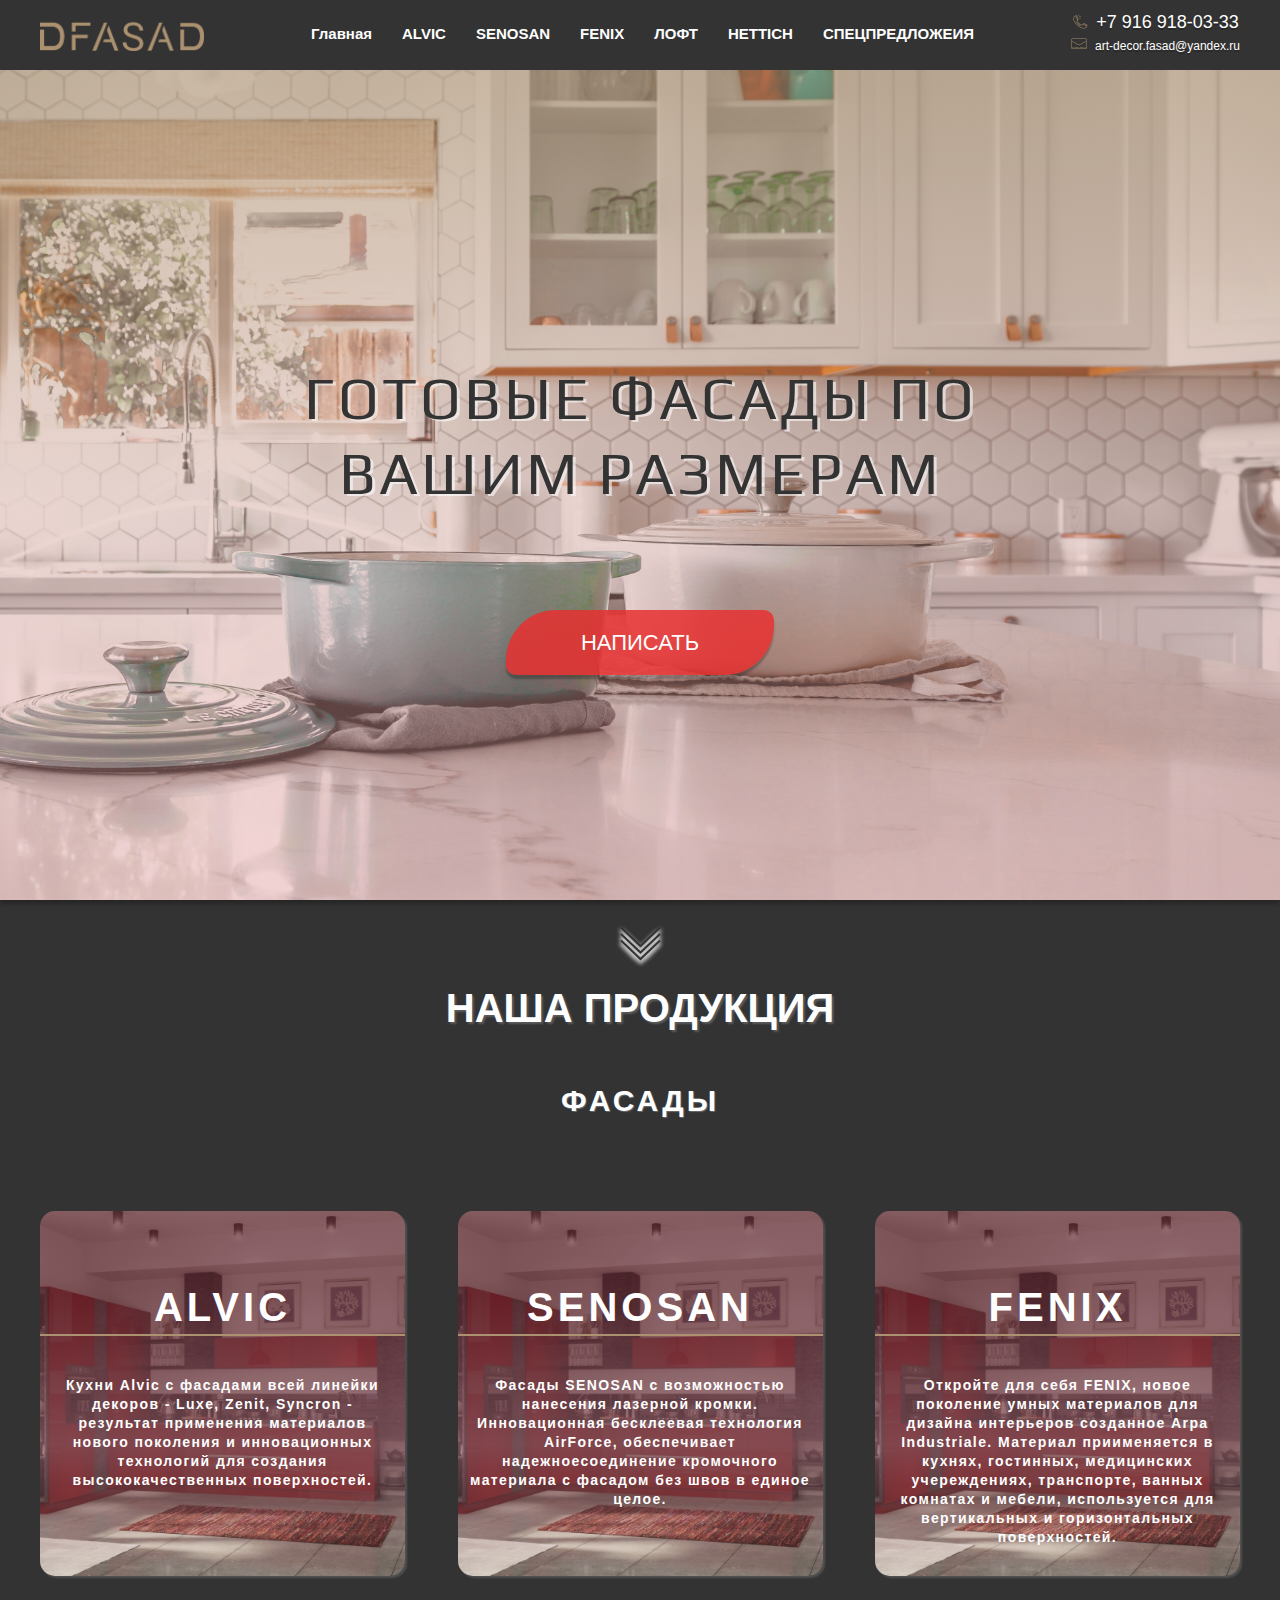
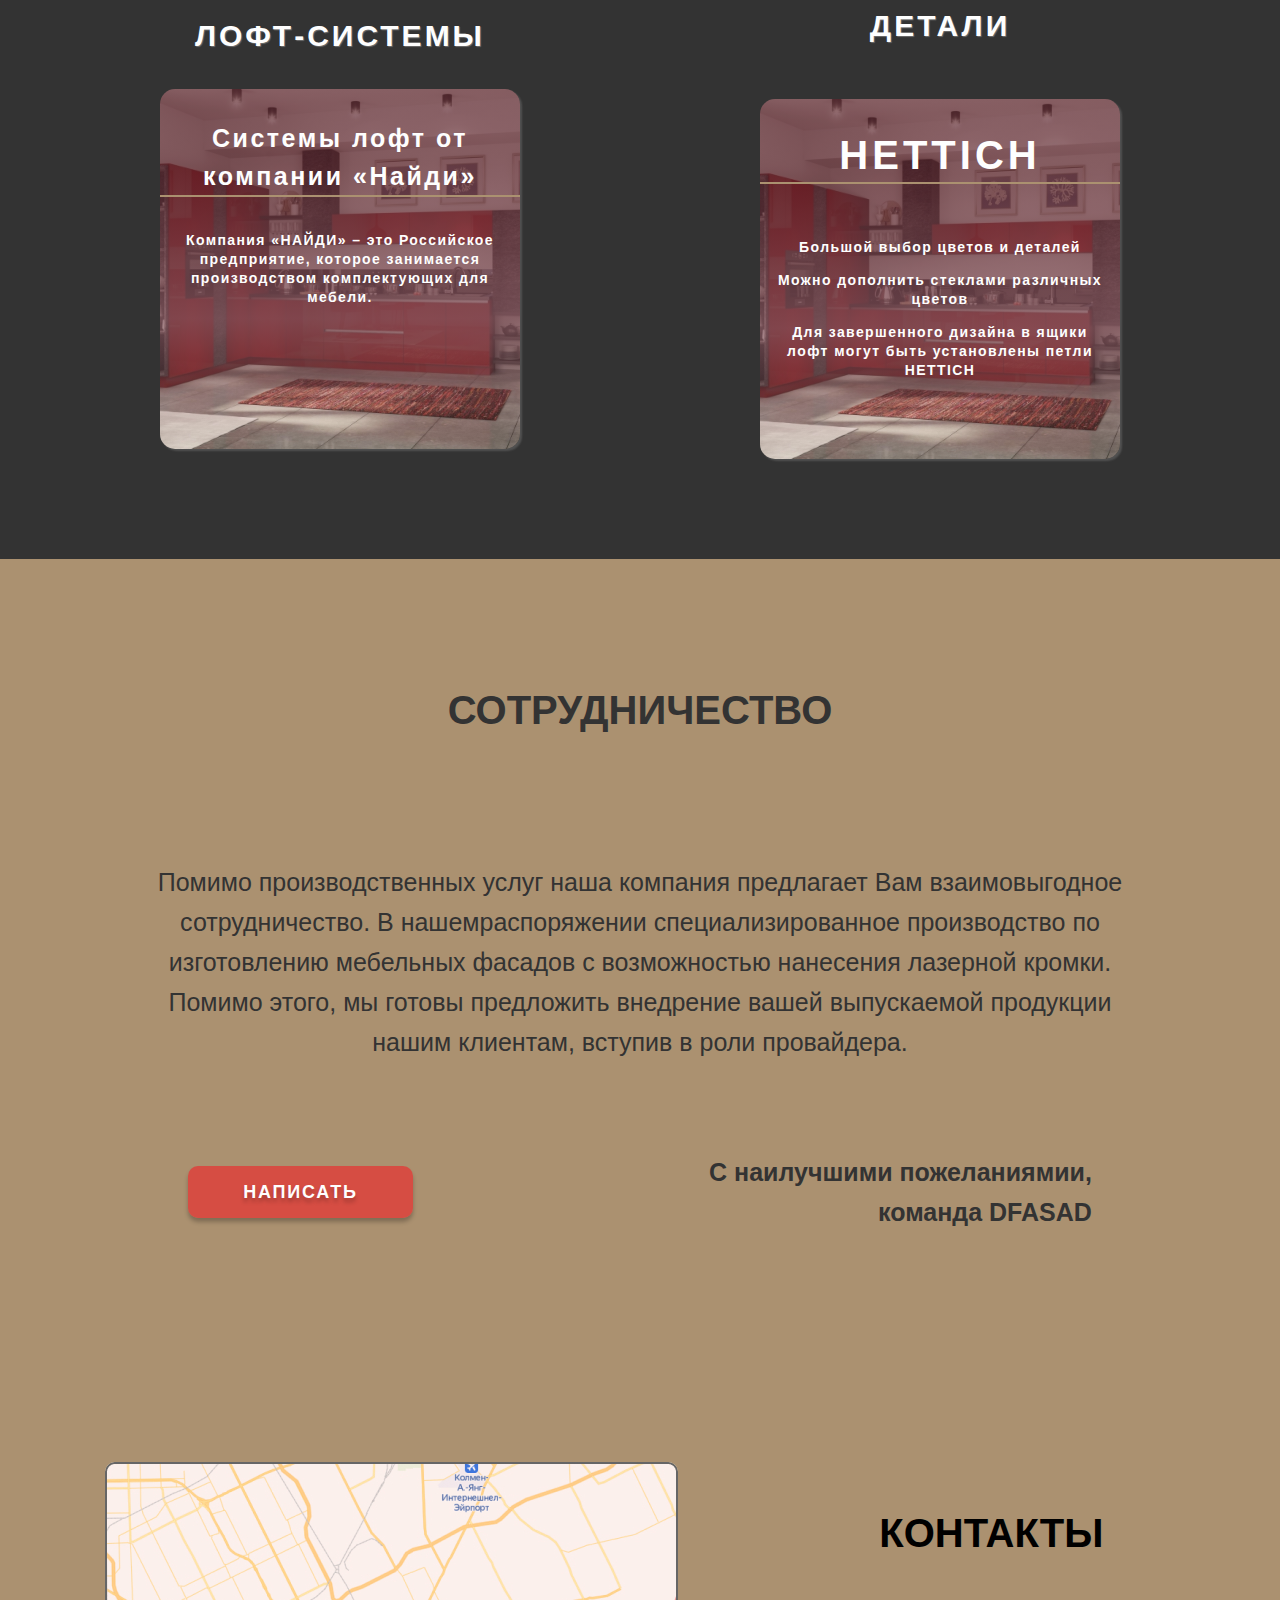
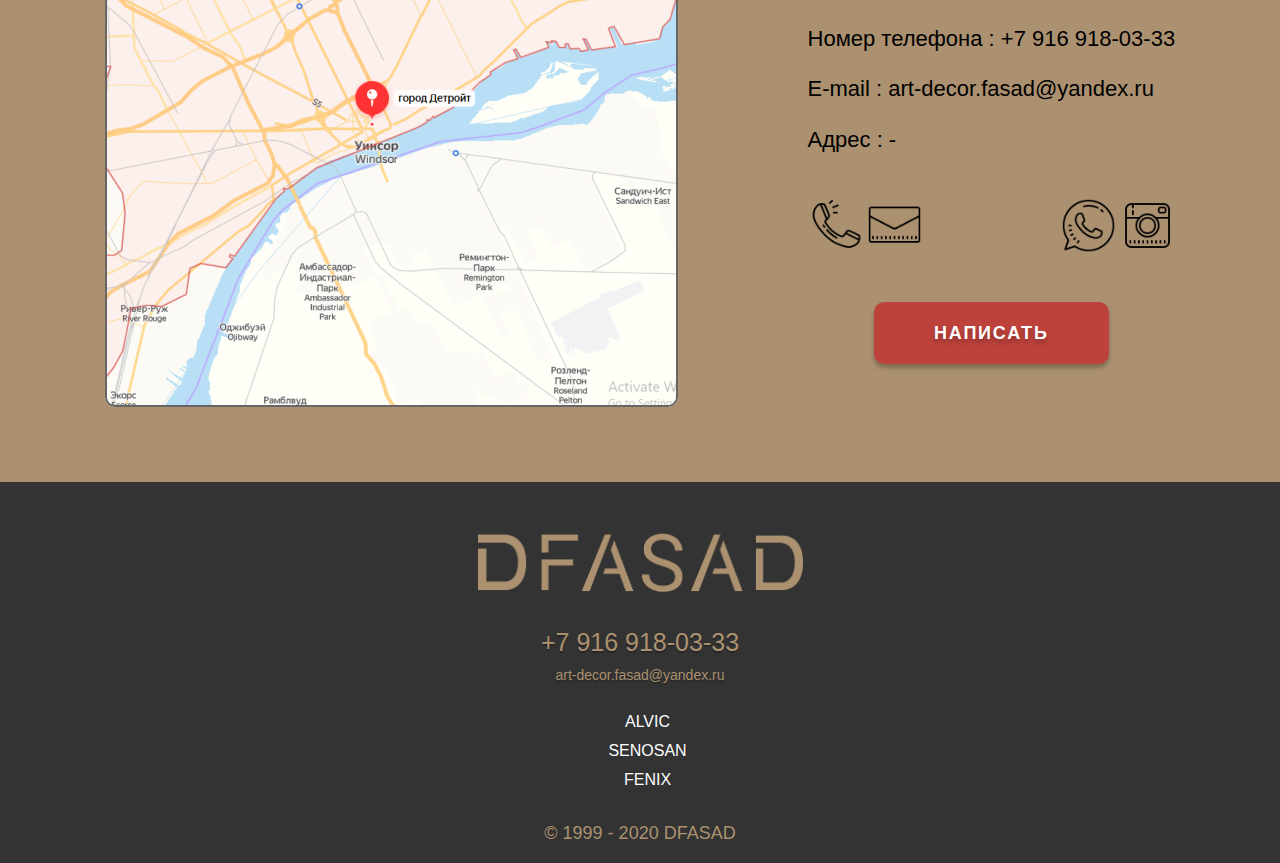
<file: index.html>
<!DOCTYPE html>
<html lang="ru">
<head>
    <meta charset="UTF-8">
    <meta name="viewport" content="width=device-width, initial-scale=1.0">
    <link href="https://fonts.googleapis.com/css2?family=Play:wght@400;700&display=swap" rel="stylesheet"> 
    <link href="https://fonts.googleapis.com/css2?family=Lobster+Two:ital,wght@1,700&display=swap" rel="stylesheet"> 
    <link rel="stylesheet" href="css/normalize.css">
    <link rel="stylesheet" href="css/style.css">
    <title>DFASAD - Главная страница</title>
</head>
<body>

    <header class="header">
        <div class="container">
            <div class="header__inner">
            <a href='#' class="logo">
                <img src="img/logo.png" alt="logo" class="header__logo">
            </a>
  <div class="header__burger">
                <span class="burger"></span>
            </div>

            <nav class="header__nav">
                <ul class="header__menu">
                    <li ><a href="index.html" class="header__link">Главная</a></li>
                    <li ><a href="alvic.html" class="header__link">ALVIC</a></li>
                    <li ><a href="senosan.html" class="header__link">SENOSAN</a></li>
                    <li ><a href="FENIX.html" class="header__link">FENIX</a></li>
                    <li ><a href="lsystem.html" class="header__link">ЛОФТ</a></li>
                    <li ><a href="hettich.html" class="header__link">HETTICH</a>
                    </li><li ><a href="special.html" class="header__link">СПЕЦПРЕДЛОЖЕИЯ</a></li>

                </ul>
            </nav> 
            
          
            
            <div class="header__contacts">
                <a href="#" class="phone"><img src="img/icons8-телефон-64.png" alt="phone" class="header__phone">+7 916 918-03-33</a>
                <a href="#" class="email"><img src="img/icons8-сообщение-с-заливкой-64.png" alt="email" class="header__email">art-decor.fasad@yandex.ru</a>
            </div>

            <div class="header__contacts-adaptive">
                <a href="tel: +7-916-918-03-33" class="header-phone__adaptive">
                    <img src="img/icons8-телефон-64.png" alt="" class="phone-adaptive">
                </a>
                <a href="mailto:art-decor.fasad@yandex.ru" class="header-email__adaptive">
                    <img src="img/icons8-сообщение-с-заливкой-64.png" alt="" class="email-adaptive">
                </a>
            </div>
        </div>
     </div>
    </header>



    <main class="main">

        <section class="promo">
            <div class="container">
                <h1 class="promo__title">
                    ГОТОВЫЕ ФАСАДЫ ПО ВАШИМ РАЗМЕРАМ
                </h1>

                <div class="promo__btn">
                    <button id="promo__btn" class="promo__btn-info">НАПИСАТЬ</button>
                </div>

                <div class="promo__scroll">
                    <a href="#"><img src="img/scroll.svg" alt="scroll" class="scroll"></a>
                </div>
            </div>
        </section>


        <section class="production">
            <div class="container">
            <h2 class="production__title">НАША ПРОДУКЦИЯ</h2>
            <h3 class="product__descr">ФАСАДЫ</h3>
            <div class="product__descr-inner">
                <div class="product__items">
                    <a href="alvic.html" class="product__alvic">
                        <h3 class="product__name">ALVIC</h3>
                        <p class="product__text">Кухни Alvic с фасадами всей линейки декоров - Luxe, Zenit, Syncron - результат применения материалов нового поколения и инновационных технологий для создания высококачественных поверхностей. </p>
                    </a>
                    <a  href="senosan.html" class="product__senosan">
                        <h3 class="product__name">SENOSAN</h3>
                        <p class="product__text">Фасады SENOSAN с возможностью нанесения лазерной кромки. Инновационная бесклеевая технология AirForce, обеспечивает надежноесоединение кромочного материала с фасадом без швов в единое целое. </p>
                    
                    </a>
                    <a  href="FENIX.html" class="product__fenix">
                        <h3 class="product__name">FENIX</h3>
                        <p class="product__text">Откройте для себя FENIX, новое поколение умных материалов для дизайна интерьеров созданное Arpa Industriale. Материал приименяется в кухнях, гостинных, медицинских учереждениях, транспорте, ванных комнатах и мебели, используется для вертикальных и горизонтальных поверхностей.</p>
                    </a>
                </div>

                <div class="second-product__items">
                    
                        
                        <a href="lsystem.html" class="second-product__left-item">
                            <h3 class="other__products-title">ЛОФТ-СИСТЕМЫ</h3>
                            <div href="lsystem.html" class="left-item">
                            <h4 class="left-item__title">Системы лофт от компании «Найди»</h4>
                            <p class="left-item__text">Компания «НАЙДИ» – это Российское предприятие, которое занимается производством комплектующих для мебели.</p>
                            </div>
                        </a>

                        
                        <a href="hettich.html" class="second-product__right-item">
                            <h3 class="other__products-title">ДЕТАЛИ</h3>
                            <div class="right-item">
                            <h4 class="right-item__title">HETTICH</h4>
                            <p class="right-item__text">Большой выбор цветов и деталей</p>
                            <p class="right-item__text">Можно дополнить стеклами различных цветов</p>
                            <p class="right-item__text">Для завершенного дизайна в ящики лофт могут быть установлены петли HETTICH</p>
                            </div>
                        </a>
                    
                </div>
            </div>


            </div>
        </section>

        <section class="cooperation">
            <div class="container">
            <h3 class="cooperation__title">СОТРУДНИЧЕСТВО</h3>

            <p class="cooperation__text">
                Помимо производственных услуг наша компания предлагает Вам взаимовыгодное сотрудничество. В нашемраспоряжении специализированное производство по изготовлению мебельных фасадов с возможностью нанесения лазерной кромки. Помимо этого, мы готовы предложить внедрение вашей выпускаемой продукции нашим клиентам, вступив в роли провайдера. 
            </p>
           
            <div class="cooperation__bottom">
            <button class="button cooperation__button">НАПИСАТЬ</button>
             <div class="cooperation__descr">С наилучшими пожеланиямии,<br>
                команда DFASAD </div>
            </div>
        </div>
        </section>

        <section class="contacts">
            <div class="container">
                <div class="contacts__inner">
                <div class="coontacts__left">
                    <img src="img/contact.jpg" alt="" class="contact__img">
                </div>

                <div class="contacts__right">
                    <div class="contact__title">
                        КОНТАКТЫ
                    </div>
                    <div class="contact__descr">
                        <div class="contact__phone contact">Номер телефона :  +7 916 918-03-33</div>
                        <div class="contact__email contact">E-mail :  art-decor.fasad@yandex.ru</div>
                        <div class="contact__adres contact">Адрес :  -</div>
                    </div>

                    <div class="contact__icons">
                        <div class="simple__contacts">
                        <a href=""><img src="img/adaptive-phone.png" alt="phone-icon" class="phone-icon icon"></a>
                        <a href=""><img src="img/adaptive-email.png" alt="email-icon" class="email-icon icon"></a>
                        </div>

                        <div class="social__media">
                            <a href=""><img src="img/icons8-whatsapp-128.png" alt="whatsapp" class="whatsapp icon"></a>
                            <a href=""><img src="img/icons8-instagram-старый-128.png" alt="instagram" class="instagram icon"></a>
                        </div>
                    </div>
                    <div class="contact__btn">
                    <button class="contact__button button">НАПИСАТЬ</button>
                </div>
                </div>
            </div>
            </div>
        </section>

    </main>
    
    <footer class="footer">

        <div class="container">
            <div class="footer__logo">
                <img src="img/logo.png" alt="footer__logo" class="footer__image">
            </div>

            <div class="footer__phone">+7 916 918-03-33</div>
            <div class="footer__email">art-decor.fasad@yandex.ru</div>
            
            <div class="footer__nav">
                <nav class="footer__menu">
                    <ul class="footer__links">
                        <li class="footer__link">ALVIC</li>
                        <li class="footer__link">SENOSAN</li>
                        <li class="footer__link">FENIX</li>
                    </ul>
                </nav>

                <div class="footer__descr">
                    © 1999 - 2020 DFASAD
                </div>
            </div>
        </div>

    </footer>


    <div class="modal">
        <div class="container">
        <div class="modal-dialog">
            <div class="modal-header">
                
                <button class="close close-modal">&times;</button>
            </div>
 
            <div class="modal-body">
                <h3 class="modal-title">МЫ С ВАМИ СВЯЖЕМСЯ</h3>
                <p class="feedback-descr">
                    Оставьте свои данные и наш консультант с вами свяжется по заинтересованному продукту или поможет его выбрать
                </p>
                <form action="" class="feedback-form">
                    <input class="feedback-name feedback-input" type="text" placeholder='Ваше имя'><br>
                    <input class="feedback-phone feedback-input" type="text" placeholder='Номер телефона'><br>
                    <input type="text" class="feedback-mail feedback-input" placeholder="Ваш e-mail"><br>
                    <textarea name="" id="" cols="40" rows="8" class="feedback-message" placeholder="Ваше сообщение"></textarea><br>
                    <button class="feedback-btn button">ОТПРАВИТЬ</button>
                </form>

            </div>
            <div class="modal-footer">
            </div>
         </div>
        </div>
</div>

    <link rel="stylesheet" href="slick/slick.css">
    <link rel="stylesheet" href="slick/slick-theme.css">
<script src="https://code.jquery.com/jquery-3.4.1.min.js" integrity="sha256-CSXorXvZcTkaix6Yvo6HppcZGetbYMGWSFlBw8HfCJo=" crossorigin="anonymous"></script>
<script src="slick/slick.min.js"></script> 
<script src="js/main.js"></script>
</body>
</html>
</file>
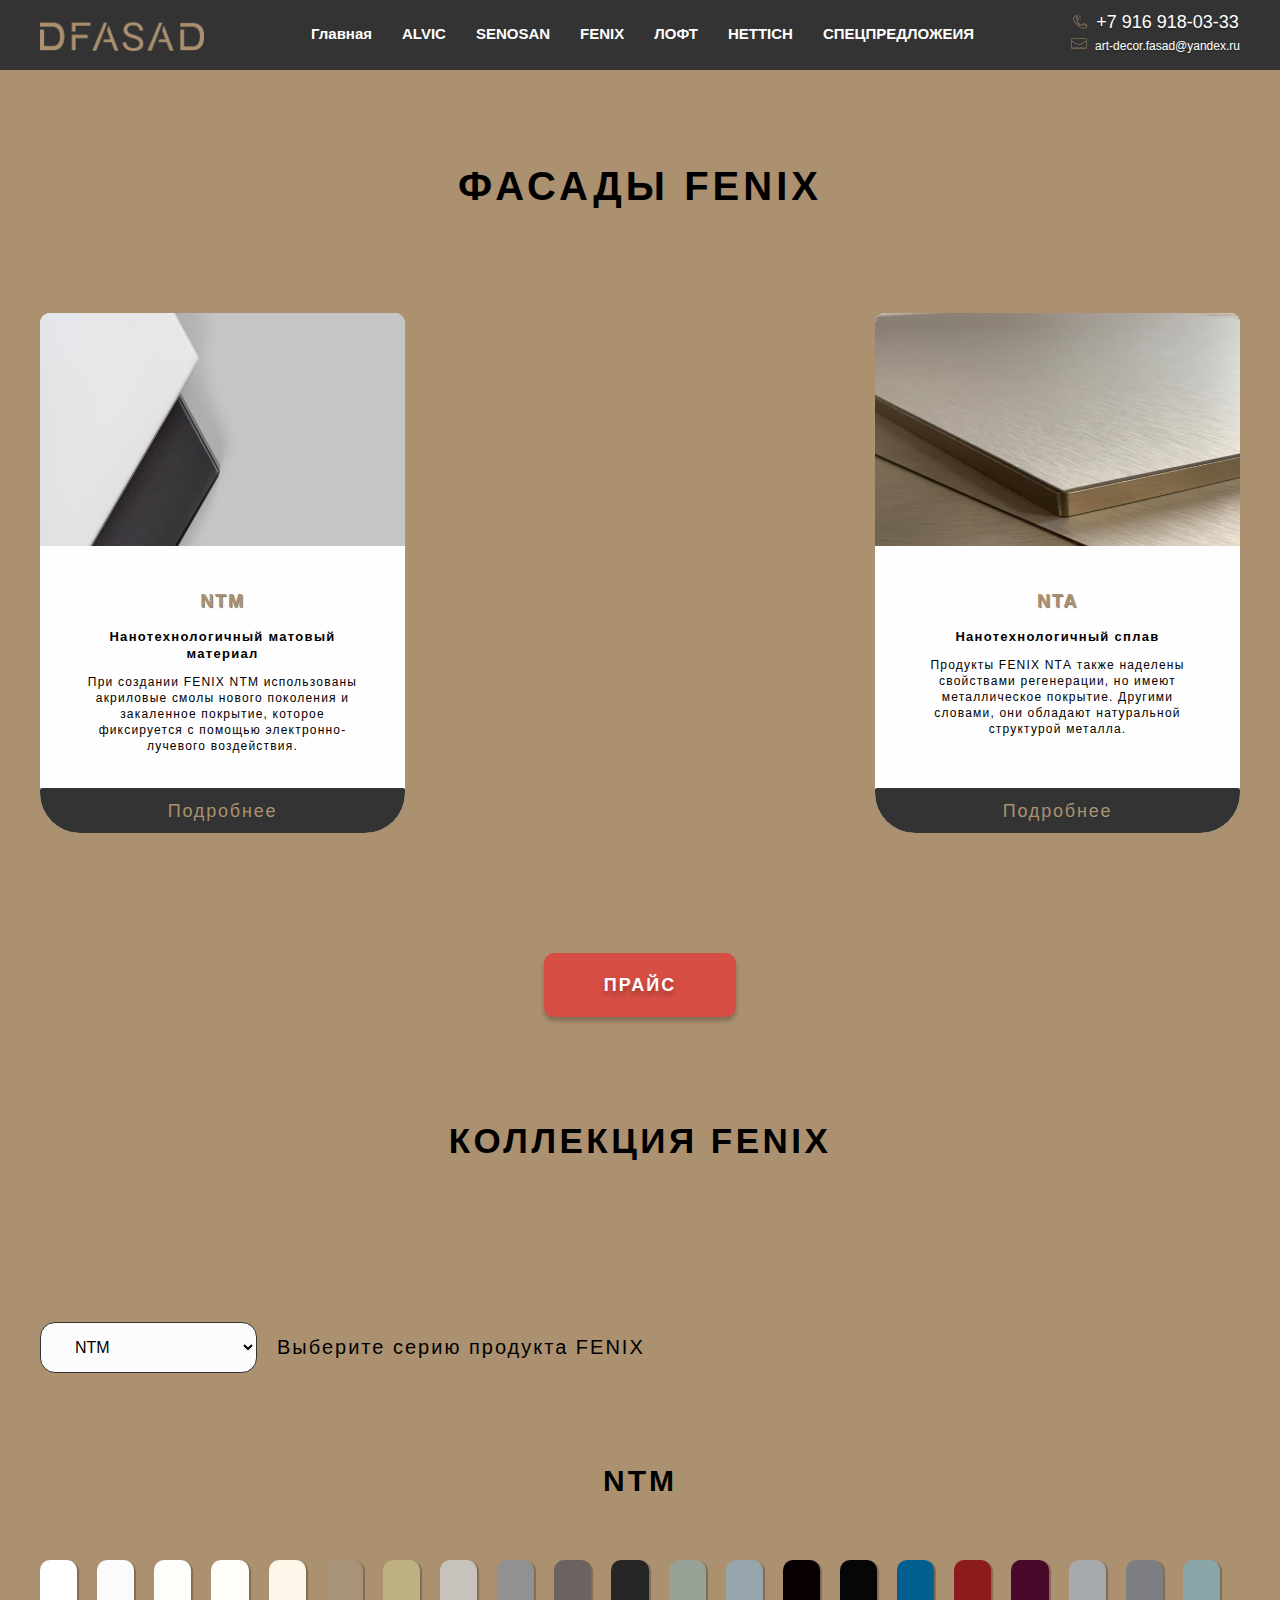
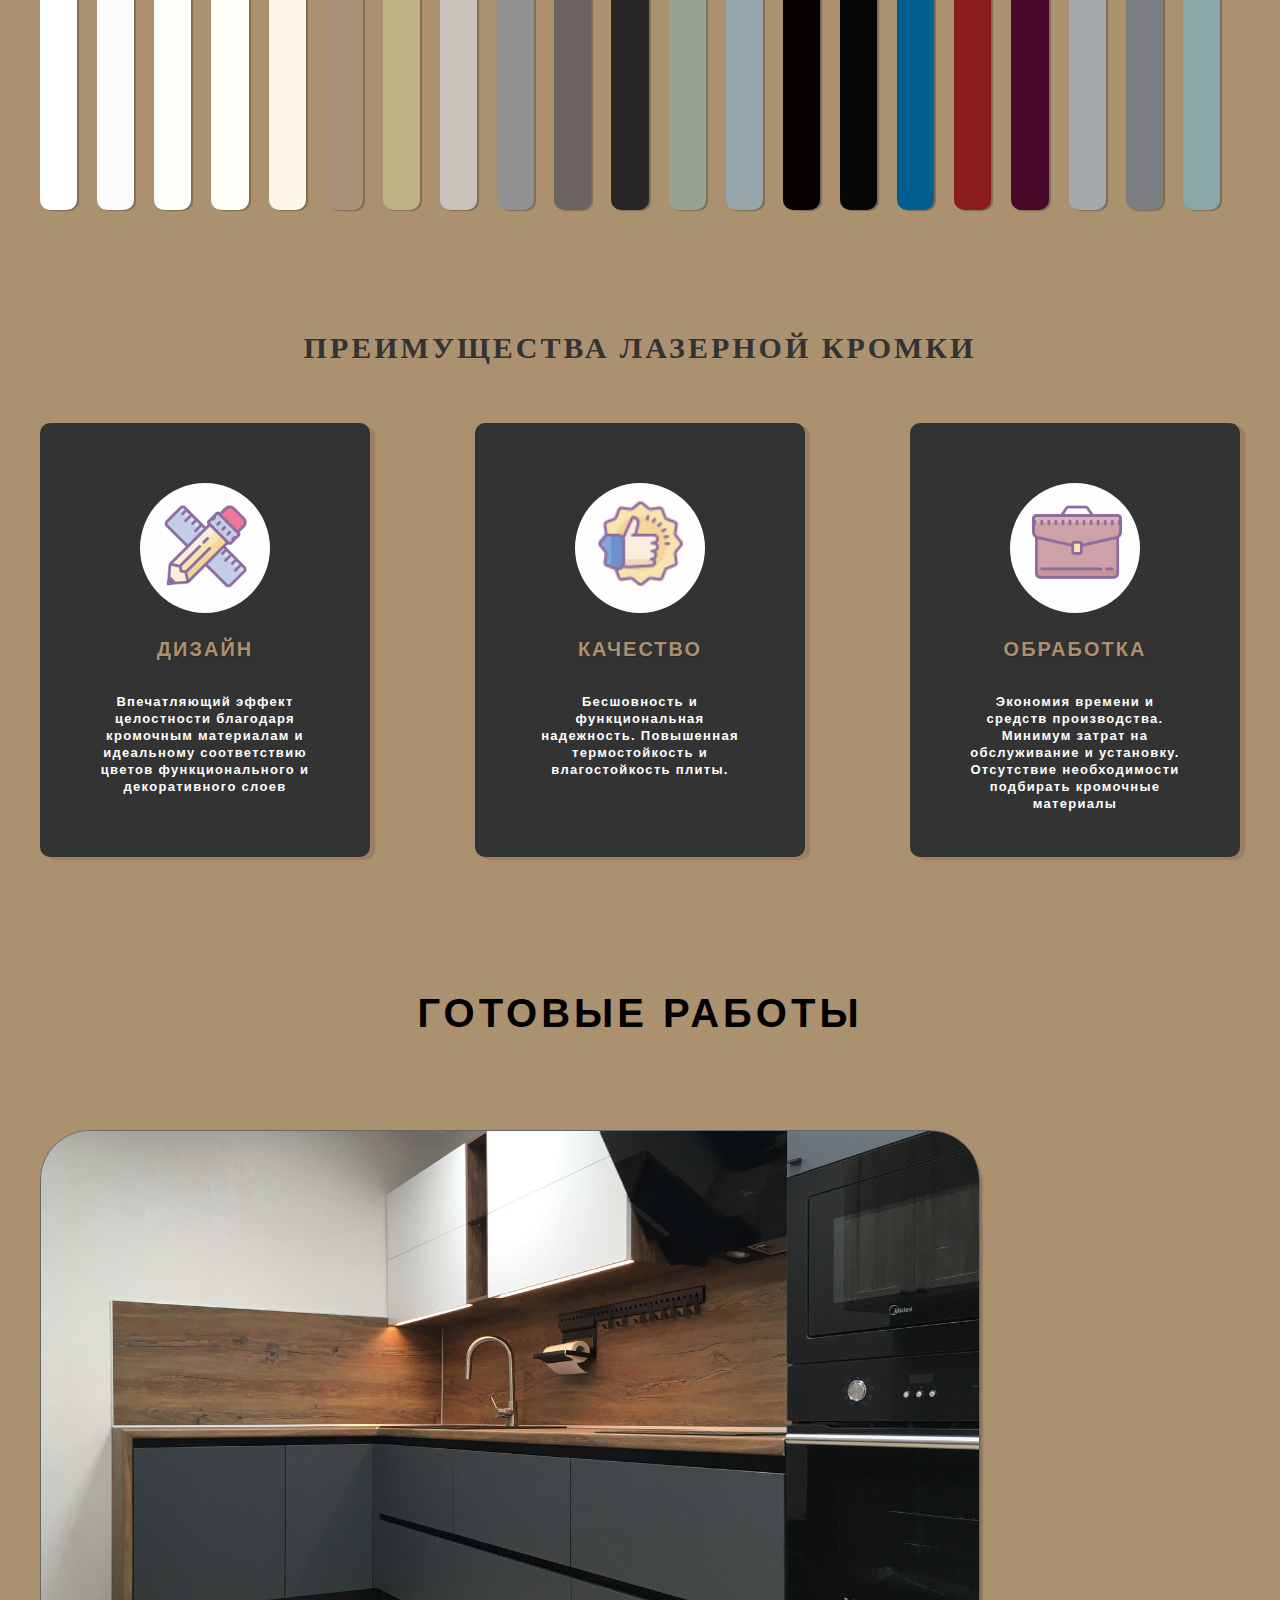
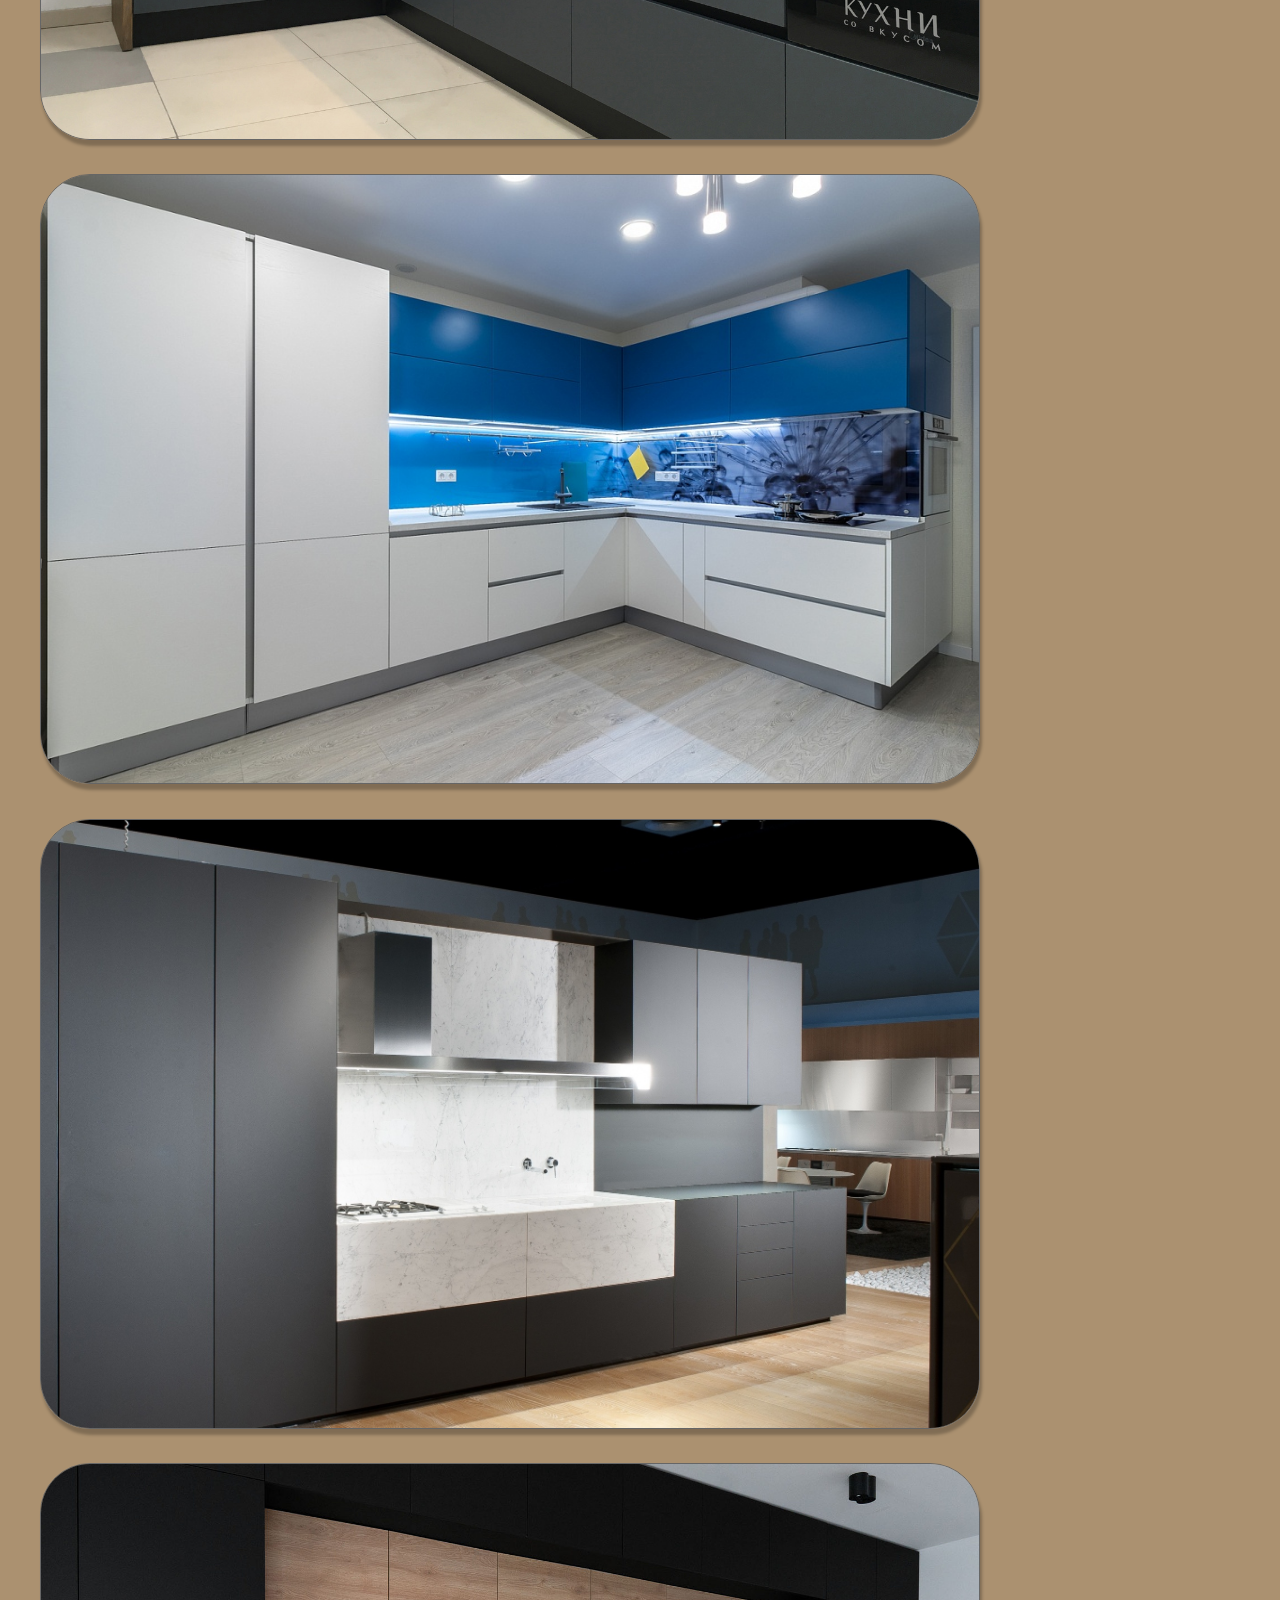
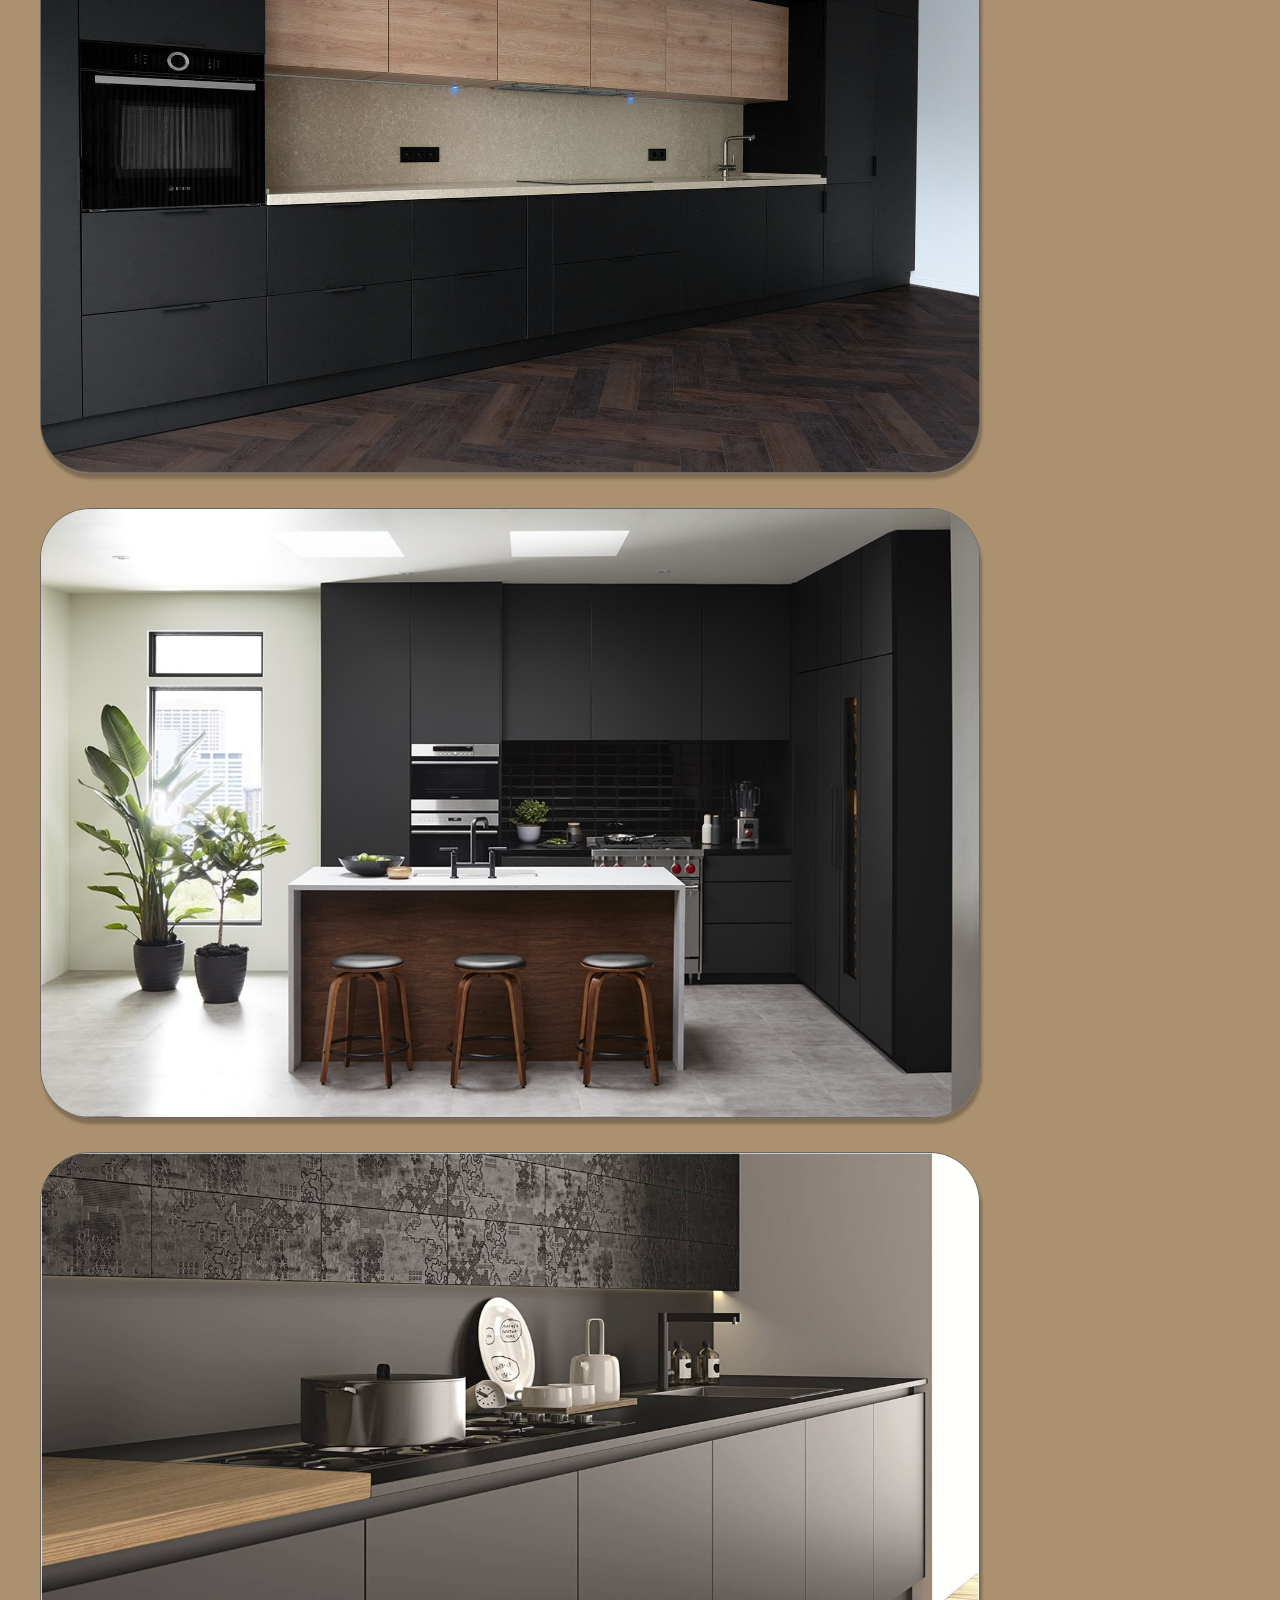
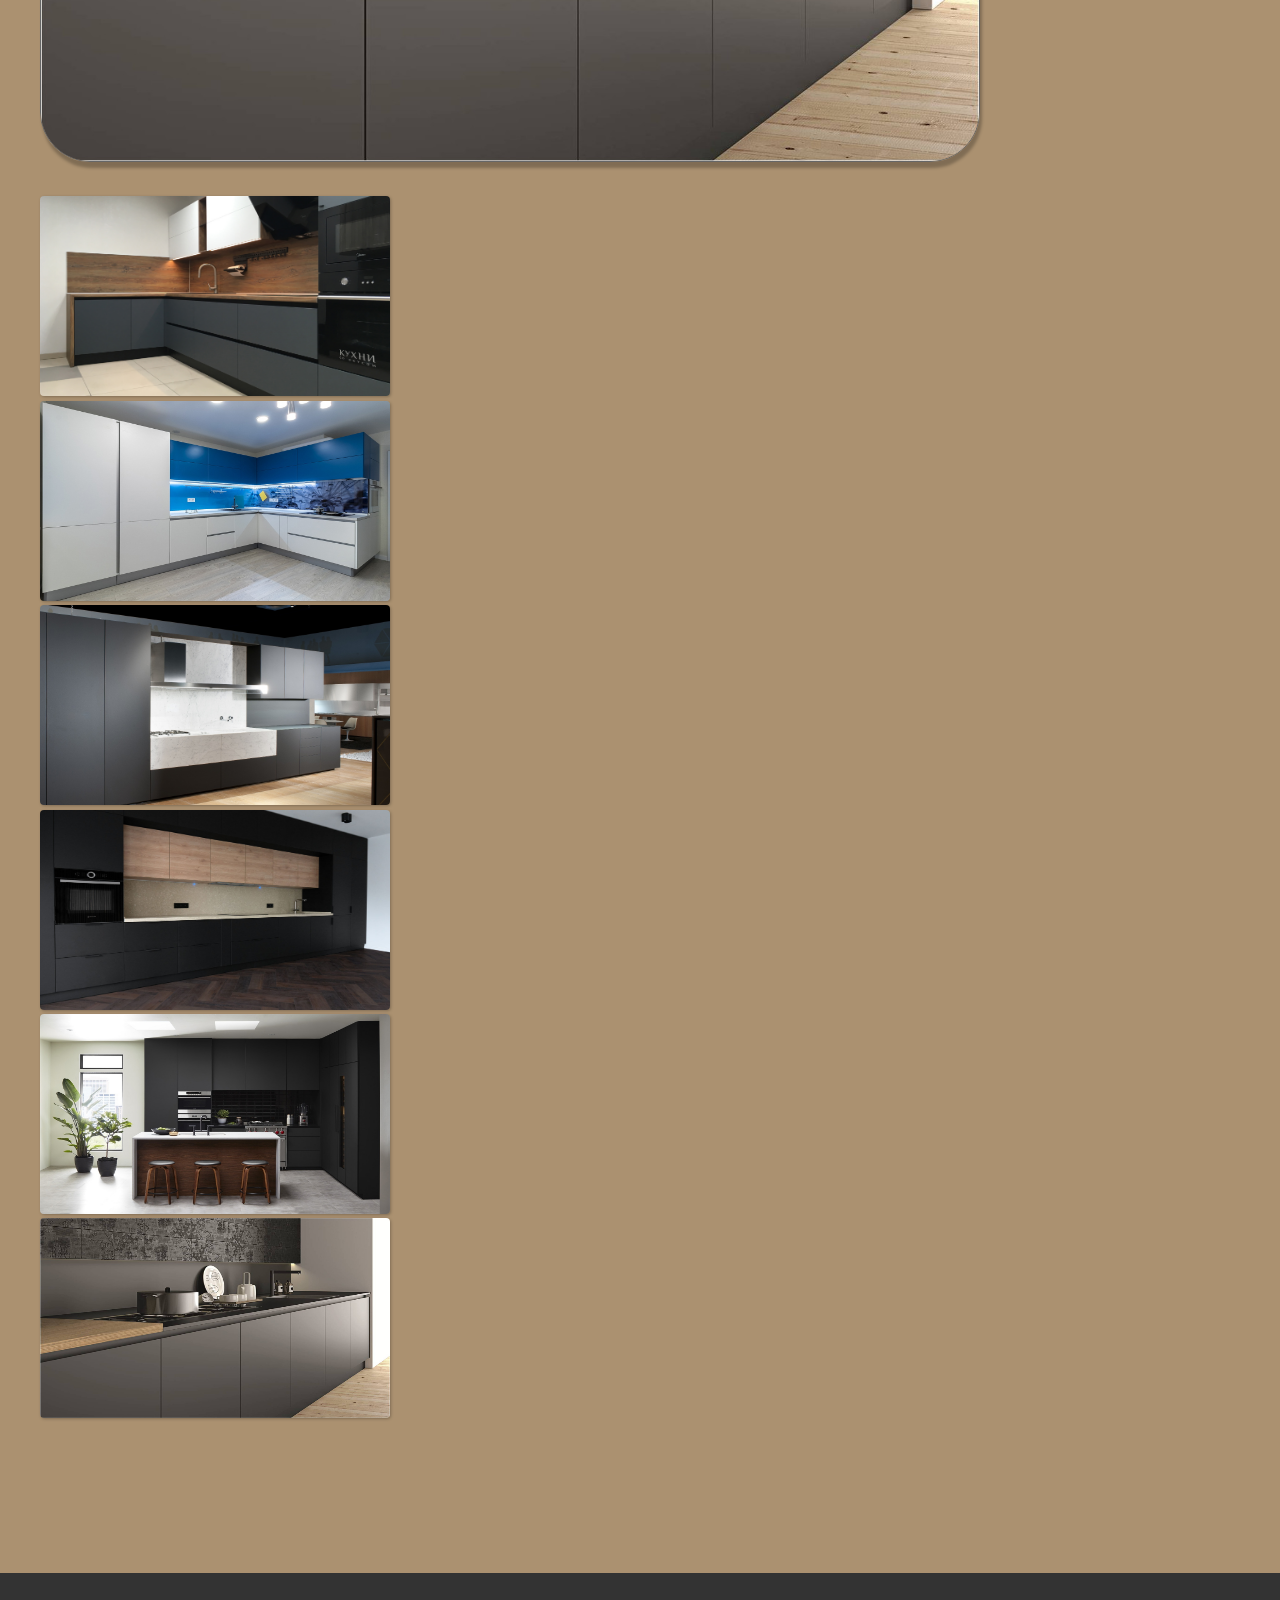
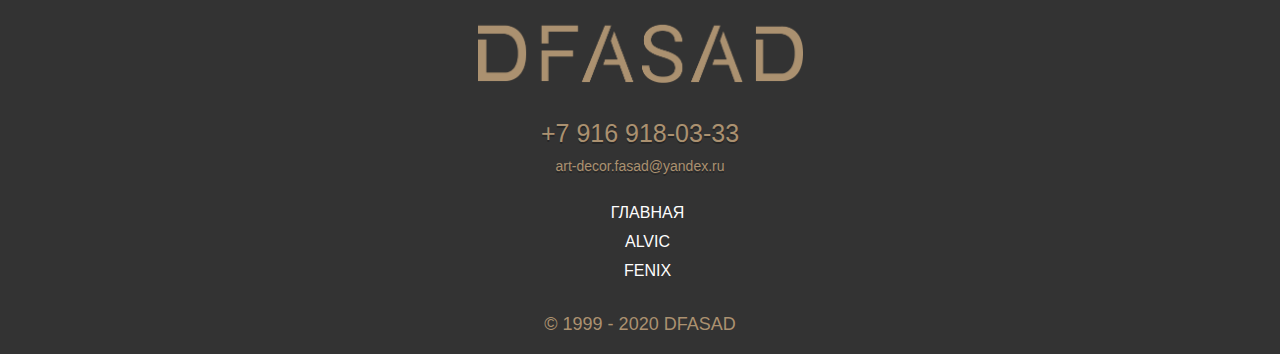
<file: FENIX.html>
<!DOCTYPE html>
<html lang="ru">
<head>
    <meta charset="UTF-8">
    <meta name="viewport" content="width=device-width, initial-scale=1.0">
    <link href="https://fonts.googleapis.com/css2?family=Play:wght@400;700&display=swap" rel="stylesheet"> 
    <link rel="stylesheet" href="css/normalize.css">
    <link rel="stylesheet" href="css/style.css">
    <title>DFASAD - FENIX</title>
</head>
<body>

    <header class="header">
        <div class="container">
            <div class="header__inner">
            <a href='#' class="logo">
                <img src="img/logo.png" alt="logo" class="header__logo">
            </a>
  <div class="header__burger">
                <span class="burger"></span>
            </div>

            <nav class="header__nav">
                <ul class="header__menu">
                    <li ><a href="index.html" class="header__link">Главная</a></li>
                    <li ><a href="alvic.html" class="header__link">ALVIC</a></li>
                    <li ><a href="senosan.html" class="header__link">SENOSAN</a></li>
                    <li ><a href="FENIX.html" class="header__link">FENIX</a></li>
                    <li ><a href="lsystem.html" class="header__link">ЛОФТ</a></li>
                    <li ><a href="hettich.html" class="header__link">HETTICH</a>
                    </li><li ><a href="special.html" class="header__link">СПЕЦПРЕДЛОЖЕИЯ</a></li>
                </ul>
            </nav> 
            
          
            
            <div class="header__contacts">
                <a href="#" class="phone"><img src="img/icons8-телефон-64.png" alt="phone" class="header__phone">+7 916 918-03-33</a>
                <a href="#" class="email"><img src="img/icons8-сообщение-с-заливкой-64.png" alt="email" class="header__email">art-decor.fasad@yandex.ru</a>
            </div>

            <div class="header__contacts-adaptive">
                <a href="tel: +7-916-918-03-33" class="header-phone__adaptive">
                    <img src="img/icons8-телефон-64.png" alt="" class="phone-adaptive">
                </a>
                <a href="mailto:art-decor.fasad@yandex.ru" class="header-email__adaptive">
                    <img src="img/icons8-сообщение-с-заливкой-64.png" alt="" class="email-adaptive">
                </a>
            </div>
        </div>
     </div>
    </header>



    <main class="main">

        <section class="senosan product-items">
            <div class="container">
            <h3 class="items__title">ФАСАДЫ FENIX</h3>

            <div class="items">
                <div class="item">
                    <div class="mobile-items__title">NTM</div>
                    <div class="item__inner">
                    <div class="product_present">
                    <img src="img/fenix/FENIXNTM.jpg" alt="image-product" class="item__img">
                </div>
                <div class="text-content">
                    <h4 class="item__title">NTM</h4>
                    <span class="item__descr">Нанотехнологичный 
                        матовый материал</span>
                    <p class="item__text">При создании FENIX NTM использованы акриловые смолы нового поколения и закаленное покрытие, которое фиксируется с помощью электронно-лучевого воздействия.</p>
                    </div>
                </div>
                    <button class="item__btn">Подробнее</button>
                    <div class="mobile-items__btns">
                        <button class="mobile-descr__btn button">ПОДРОБНЕЕ</button>
                        <button class="mobile-price__btn button">ПРАЙС</button>
                    </div>
                </div>

                <div class="item">
                    <div class="mobile-items__title">NTA</div>
                    <div class="item__inner">
                    <div class="product_present">
                    <img src="img/fenix/FENIXNTA.jpg" alt="image-product" class="item__img">
                </div>
                <div class="text-content">
                    <h4 class="item__title">NTA</h4>
                    <span class="item__descr">Нанотехнологичный сплав</span>
                    <p class="item__text">Продукты FENIX NTА также наделены  свойствами регенерации, но имеют металлическое покрытие. Другими словами, они обладают натуральной структурой металла.</p>
                    </div>
                </div>
                    <button class="item__btn">Подробнее</button>
                    <div class="mobile-items__btns">
                        <button class="mobile-descr__btn button">ПОДРОБНЕЕ</button>
                        <button class="mobile-price__btn button">ПРАЙС</button>
                    </div>
                </div>

                
            </div>

            <button class="price__button button">ПРАЙС</button>
        </div>
        </section>


        <section class="collection collection__senosan">
            <div class="container">
            <h3 class="collection__title">КОЛЛЕКЦИЯ FENIX</h3>

            <div class="collection__choose">
                <div class="btn__choose">
                        <form action="" class="button-category" >
                            <select name="" id="" size="1" class="button__category">
                                <option class="senosan1" id="category1-senosan " value="">NTM</option>
                                <option class="senosan2" id="category2-senosan" value="">NTA</option>
                            </select>
                        </form>
                </div>
                <p class="descr__choose"> Выберите серию продукта FENIX</p>
            </div>

            <div class="collection__item-title1 choosed__title">NTM</div>
            <div class="collection__item-title2">NTA</div>


            <div class="slider__colors-variables">
                <div class="variables">
                    <div class="senosan__topx slider-1200 slider-768">
                        <div class="senosan__white1 item__color"></div>
                        <div class="senosan__white2 item__color"></div>
                        <div class="senosan__white3 item__color"></div>
                        <div class="senosan__white4 item__color"></div>
                        <div class="senosan__beige1 item__color"></div>
                        <div class="senosan__beige2 item__color"></div>
                        <div class="senosan__beige3 item__color"></div>
                        <div class="senosan__gray1 item__color"></div>
                        <div class="senosan__gray2 item__color"></div>
                        <div class="senosan__gray3 item__color"></div>
                        <div class="senosan__gray4 item__color"></div>
                        <div class="senosan__grun item__color"></div>
                        <div class="senosan__blau1 item__color"></div>
                        <div class="senosan__black1 item__color"></div>
                        <div class="senosan__black2 item__color"></div>
                        <div class="senosan__blau2 item__color"></div>
                        <div class="senosan__red item__color"></div>
                        <div class="senosan__fiol item__color"></div> 
                        <div class="senosan__ser1 item__color"></div>
                        <div class="senosan__ser2 item__color"></div>
                        <div class="senosan__blue item__color"></div>  
                    </div>
                    <div class="senosan__topmatt">
                        <div class="topmatt-senosan__white1 color-var"></div>
                        <div class="topmatt-senosan__white2 color-var"></div>
                        <div class="topmatt-senosan__beige1 color-var"></div>
                        <div class="topmatt-senosan__beige2 color-var"></div>
                        <div class="topmatt-senosan__gray1 color-var"></div>
                        <div class="topmatt-senosan__gray2 color-var"></div>
                        <div class="topmatt-senosan__black1 color-var"></div>
                    </div>
                    <div class="senosan__glass">
                        <div class="glass-senosan__white1 glass-color color-var"></div>
                        <div class="glass-senosan__white2 glass-color color-var"></div>
                        <div class="glass-senosan__white3 glass-color color-var"></div>
                        <div class="glass-senosan__beige1 glass-color color-var"></div>
                        <div class="glass-senosan__beige2 glass-color color-var"></div>
                        <div class="glass-senosan__gray1 glass-color color-var"></div>
                        <div class="glass-senosan__gray2 glass-color color-var"></div>
                        <div class="glass-senosan__gray3 glass-color color-var"></div>                              
                    </div>
                </div>
            </div>

        </div>
            </div>
        </div>
        </section>
    
        <section class="advantages">
            <div class="container">
                <div class="advantages__title">ПРЕИМУЩЕСТВА ЛАЗЕРНОЙ КРОМКИ </div>

                <div class="advantages__items">
                    <div class="advantage__item">
                        <div class="advantages__item-image">
                            <img src="img/advantages/icons8-дизайн-128.png" alt="icon-design" class="advantages__icon">
                        </div>
                        <div class="advantage__content">
                        <div class="advantages__item-title">ДИЗАЙН</div>

                        <div class="advantages__item-text">
                            Впечатляющий эффект целостности благодаря кромочным материалам и идеальному соответствию цветов функционального и декоративного слоев 
                        </div>
                    </div>
                    </div>

                    <div class="advantage__item">
                        <div class="advantages__item-image">
                            <img src="img/advantages/icons8-высокое-качество-64.png" alt="icon-design" class="advantages__icon">
                        </div>
                        <div class="advantage__content">
                        <div class="advantages__item-title">КАЧЕСТВО</div>

                        <div class="advantages__item-text">
                            Бесшовность и функциональная надежность. Повышенная термостойкость и влагостойкость плиты.  
                        </div>
                    </div>
                    </div>

                    <div class="advantage__item">
                        <div class="advantages__item-image">
                            <img src="img/advantages/icons8-портфель-128.png" alt="icon-design" class="advantages__icon">
                        </div>
                        <div class="advantage__content">
                        <div class="advantages__item-title">ОБРАБОТКА</div>

                        <div class="advantages__item-text">
                            Экономия времени и средств производства. Минимум затрат на обслуживание и установку. Отсутствие необходимости подбирать кромочные материалы  
                        </div>
                    </div>
                    </div>
                </div>
            </div>
        </section>

        <section class="works">
            <div class="container">
                <div class="works__title">ГОТОВЫЕ РАБОТЫ</div>

                <div class="works-slider slider-123">
                        
                    <div class="slide"> <img src="img/fenix/5c8d620a24838c3ee4786e77a0424163.jpeg" alt="" class="slide__main-img"></div>
                    <div class="slide"><img src="img/fenix/ccf2abfecbc7f399680e2354e2bdde3d.jpg" alt="" class="slide__main-img"></div>
                    <div class="slide"><img src="img/fenix/fasadfenix8-2000x1263.jpg" alt="" class="slide__main-img"></div>
                    <div class="slide"><img src="img/fenix/fenix-10.jpg" alt="" class="slide__main-img"></div>
                    <div class="slide"><img src="img/fenix/kuchni-fenix-2.jpg" alt="" class="slide__main-img"></div>
                    <div class="slide"><img src="img/fenix/kuhnya_doimo.jpg" alt="" class="slide__main-img"></div>
                </div>
                    
                
                <div class="slider-nav">
                    <div class="slide"> <img src="img/fenix/5c8d620a24838c3ee4786e77a0424163.jpeg" alt="" class="slide-img"></div>
                    <div class="slide"><img src="img/fenix/ccf2abfecbc7f399680e2354e2bdde3d.jpg" alt="" class="slide-img"></div>
                    <div class="slide"><img src="img/fenix/fasadfenix8-2000x1263.jpg" alt="" class="slide-img"></div>
                    <div class="slide"><img src="img/fenix/fenix-10.jpg" alt="" class="slide-img"></div>
                    <div class="slide"><img src="img/fenix/kuchni-fenix-2.jpg" alt="" class="slide-img"></div>
                    <div class="slide"><img src="img/fenix/kuhnya_doimo.jpg" alt="" class="slide-img"></div>
                
                </div>
            </div>
        </div>
        </section>
    
    </main>

    <footer class="footer">

        <div class="container">
            <div class="footer__logo">
                <img src="img/logo.png" alt="footer__logo" class="footer__image">
            </div>

            <div class="footer__phone">+7 916 918-03-33</div>
            <div class="footer__email">art-decor.fasad@yandex.ru</div>
            
            <div class="footer__nav">
                <nav class="footer__menu">
                    <ul class="footer__links">
                        <li class="footer__link">ГЛАВНАЯ</li>
                        <li class="footer__link">ALVIC</li>
                        <li class="footer__link">FENIX</li>
                    </ul>
                </nav>

                <div class="footer__descr">
                    © 1999 - 2020 DFASAD
                </div>
            </div>
        </div>

    </footer>


    <div class="modal">
        <div class="container">
        <div class="modal-dialog">
            <div class="modal-header">
                
                <button class="close close-modal">&times;</button>
            </div>
 
            <div class="modal-body">
                <h3 class="modal-title">МЫ С ВАМИ СВЯЖЕМСЯ</h3>
                <p class="feedback-descr">
                    Оставьте свои данные и наш консультант с вами свяжется по заинтересованному продукту или поможет его выбрать
                </p>
                <form action="" class="feedback-form">
                    <input class="feedback-name feedback-input" type="text" placeholder='Ваше имя'><br>
                    <input class="feedback-phone feedback-input" type="text" placeholder='Номер телефона'><br>
                    <input type="text" class="feedback-mail feedback-input" placeholder="Ваш e-mail"><br>
                    <textarea name="" id="" cols="40" rows="8" class="feedback-message" placeholder="Ваше сообщение"></textarea><br>
                    <button class="feedback-btn button">ОТПРАВИТЬ</button>
                </form>

            </div>
            <div class="modal-footer">
            </div>
         </div>
        </div>
</div>

    <link rel="stylesheet" href="slick/slick.css">
    <link rel="stylesheet" href="slick/slick-theme.css">
<script src="https://code.jquery.com/jquery-3.4.1.min.js" integrity="sha256-CSXorXvZcTkaix6Yvo6HppcZGetbYMGWSFlBw8HfCJo=" crossorigin="anonymous"></script>
<script src="slick/slick.min.js"></script> 
<script src="js/main.js"></script>
</body>
</html>
</file>
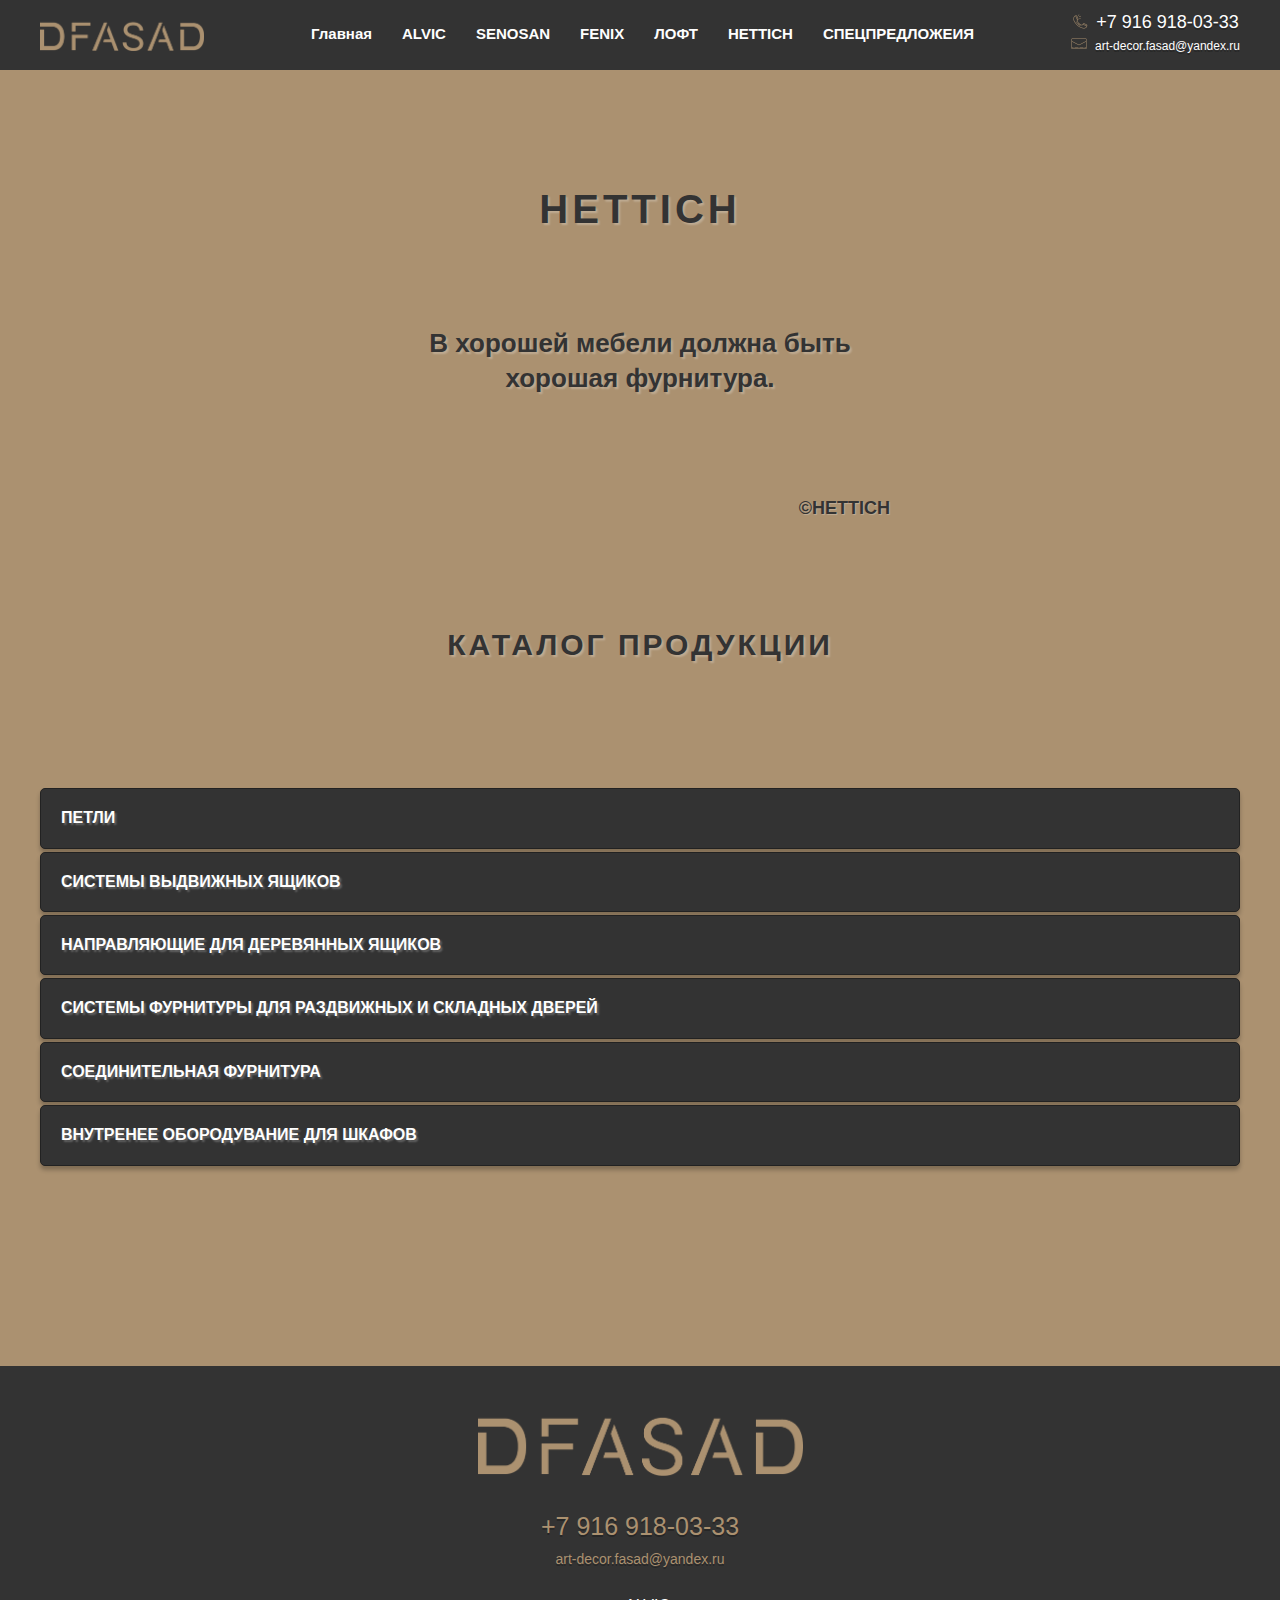
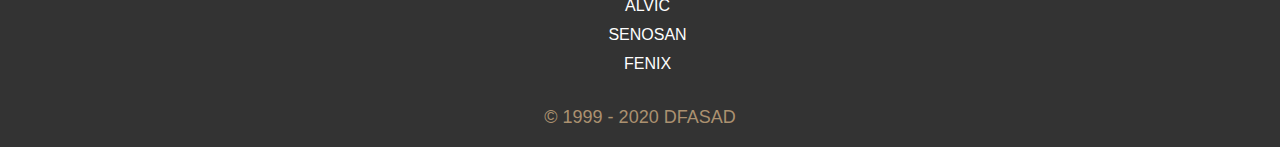
<file: hettich.html>
<!DOCTYPE html>
<html lang="ru">
<head>
    <meta charset="UTF-8">
    <meta name="viewport" content="width=device-width, initial-scale=1.0">
    <link href="https://fonts.googleapis.com/css2?family=Play:wght@400;700&display=swap" rel="stylesheet"> 
    <link href="https://fonts.googleapis.com/css2?family=Lobster+Two:ital,wght@1,700&display=swap" rel="stylesheet"> 
    <link rel="stylesheet" href="css/normalize.css">
    <link rel="stylesheet" href="css/style.css">
    <title>DFASAD - Главная страница</title>
</head>
<body>

    <header class="header">
        <div class="container">
            <div class="header__inner">
            <a href='#' class="logo">
                <img src="img/logo.png" alt="logo" class="header__logo">
            </a>
  <div class="header__burger">
                <span class="burger"></span>
            </div>

            <nav class="header__nav">
                <ul class="header__menu">
                    <li ><a href="index.html" class="header__link">Главная</a></li>
                    <li ><a href="alvic.html" class="header__link">ALVIC</a></li>
                    <li ><a href="senosan.html" class="header__link">SENOSAN</a></li>
                    <li ><a href="FENIX.html" class="header__link">FENIX</a></li>
                    <li ><a href="lsystem.html" class="header__link">ЛОФТ</a></li>
                    <li ><a href="hettich.html" class="header__link">HETTICH</a>
                    </li><li ><a href="special.html" class="header__link">СПЕЦПРЕДЛОЖЕИЯ</a></li>
                </ul>
            </nav> 
            
          
            
            <div class="header__contacts">
                <a href="#" class="phone"><img src="img/icons8-телефон-64.png" alt="phone" class="header__phone">+7 916 918-03-33</a>
                <a href="#" class="email"><img src="img/icons8-сообщение-с-заливкой-64.png" alt="email" class="header__email">art-decor.fasad@yandex.ru</a>
            </div>

            <div class="header__contacts-adaptive">
                <a href="tel: +7-916-918-03-33" class="header-phone__adaptive">
                    <img src="img/icons8-телефон-64.png" alt="" class="phone-adaptive">
                </a>
                <a href="mailto:art-decor.fasad@yandex.ru" class="header-email__adaptive">
                    <img src="img/icons8-сообщение-с-заливкой-64.png" alt="" class="email-adaptive">
                </a>
            </div>
        </div>
     </div>
    </header>



    <main class="main">

       <section class="hettich">
           <div class="container">
           <h2 class="hettich__title">HETTICH</h2>
           <p class="hettich__text">В хорошей мебели должна быть хорошая фурнитура.</p>
           <span class="hettich__descr">©HETTICH</span>
        </div>
       </section>

       <section class="catalog__hettich">
           <div class="container">
               <div class="catalog__title">
                КАТАЛОГ ПРОДУКЦИИ
               </div>

               <div class="catalog__items">
                  
                <button class="accordion">ПЕТЛИ</button>
                <div class="panel">
                    <img src="img/hettich/Sensys_Inline_Montageplatte_USP_01.jpg" alt="#" class="accordion__img">
                    <img src="img/hettich/ta_0046787_TA.jpg" alt="#" class="accordion__img">
                    <img src="img/hettich/300190_309990_Oeffungssysteme.jpg" alt="#" class="accordion__img">
                    
                </div>  

                <button class="accordion">СИСТЕМЫ ВЫДВИЖНЫХ ЯЩИКОВ</button>
                <div class="panel">
                    <img src="img/hettich/920104_InsertFlex600_9207642_slb_Ueb.jpg" alt="#" class="accordion__img">
                    <img src="img/hettich/Atira_SK_70_slb_kl.jpg" alt="#" class="accordion__img">
                    <img src="img/hettich/D55_SK_94_94__slb_001_TA_ProUeb.jpg" alt="#" class="accordion__img">
                    <img src="img/hettich/OrgaTray600_Holz_Anth_2.jpg" alt="#" class="accordion__img">
                </div>  

                <button class="accordion">НАПРАВЛЯЮЩИЕ ДЛЯ ДЕРЕВЯННЫХ ЯЩИКОВ</button>
                <div class="panel">
                    <img src="img/hettich/0041665_02_TA_TA_Detail_USP.jpg" alt="#" class="accordion__img">
                    <img src="img/hettich/QuadroVA_P2O_02_Nussbaum_TA_SorUeb.jpg" alt="#" class="accordion__img">
                </div>  

                <button class="accordion">СИСТЕМЫ ФУРНИТУРЫ ДЛЯ РАЗДВИЖНЫХ И СКЛАДНЫХ ДВЕРЕЙ</button>
                <div class="panel">
                    <img src="img/hettich/400101_1508_TopLineXL_P04_p01_44x28.jpg" alt="#" class="accordion__img">
                    <img src="img/hettich/402003_1510_InLineXL_braun_44x28.jpg" alt="#"  class="accordion__img">
                    <img src="img/hettich/VS_WL220_1_TA_USP.jpg" alt="#" class="accordion__img">
                    <img src="img/hettich/400102_1508_SlideLineM_wohnraum2_44x28.jpg" alt="#" class="accordion__img">
                </div>  

                <button class="accordion">СОЕДИНИТЕЛЬНАЯ ФУРНИТУРА</button>
                <div class="panel">
                    <img src="img/hettich/G8_VB_03_TA_ProUeb.jpg" alt="#" class="accordion__img">
                    <img src="img/hettich/2032306_B03_verzinkt_ProgUeb.jpg" alt="#" class="accordion__img">
                    <img src="img/hettich/USP_Wohnzimmer_Sekura2_Detail_ProgrUeb.jpg" alt="#" class="accordion__img">
                    <img src="img/hettich/USP_SAH_130_Detail_ProgrUeb.jpg" alt="#" class="accordion__img">
                    
                </div>  

                <button class="accordion">ВНУТРЕНЕЕ ОБОРОДУВАНИЕ ДЛЯ ШКАФОВ</button>
                <div class="panel">
                    <img src="img/hettich/Kueche_klassisch_Apotherschrank_Ueb.jpg" alt="#" class="accordion__img">
                    <img src="img/hettich/USP_Badezimmer_TA_USP_Ueb.jpg" alt="#" class="accordion__img">
                    <img src="img/hettich/Amari_Einbauschrank_Ueb.jpg" alt="#" class="accordion__img">
                    
                </div>  
               </div>
           </div>
       </section>


    </main>
    
    <footer class="footer">

        <div class="container">
            <div class="footer__logo">
                <img src="img/logo.png" alt="footer__logo" class="footer__image">
            </div>

            <div class="footer__phone">+7 916 918-03-33</div>
            <div class="footer__email">art-decor.fasad@yandex.ru</div>
            
            <div class="footer__nav">
                <nav class="footer__menu">
                    <ul class="footer__links">
                        <li class="footer__link">ALVIC</li>
                        <li class="footer__link">SENOSAN</li>
                        <li class="footer__link">FENIX</li>
                    </ul>
                </nav>

                <div class="footer__descr">
                    © 1999 - 2020 DFASAD
                </div>
            </div>
        </div>

    </footer>


    <div class="modal">
        <div class="container">
        <div class="modal-dialog">
            <div class="modal-header">
                
                <button class="close close-modal">&times;</button>
            </div>
 
            <div class="modal-body">
                <h3 class="modal-title">МЫ С ВАМИ СВЯЖЕМСЯ</h3>
                <p class="feedback-descr">
                    Оставьте свои данные и наш консультант с вами свяжется по заинтересованному продукту или поможет его выбрать
                </p>
                <form action="" class="feedback-form">
                    <input class="feedback-name feedback-input" type="text" placeholder='Ваше имя'><br>
                    <input class="feedback-phone feedback-input" type="text" placeholder='Номер телефона'><br>
                    <input type="text" class="feedback-mail feedback-input" placeholder="Ваш e-mail"><br>
                    <textarea name="" id="" cols="40" rows="8" class="feedback-message" placeholder="Ваше сообщение"></textarea><br>
                    <button class="feedback-btn button">ОТПРАВИТЬ</button>
                </form>

            </div>
            <div class="modal-footer">
            </div>
         </div>
        </div>
</div>

    <link rel="stylesheet" href="slick/slick.css">
    <link rel="stylesheet" href="slick/slick-theme.css">
<script src="https://code.jquery.com/jquery-3.4.1.min.js" integrity="sha256-CSXorXvZcTkaix6Yvo6HppcZGetbYMGWSFlBw8HfCJo=" crossorigin="anonymous"></script>
<script src="slick/slick.min.js"></script> 
<script src="js/main.js"></script>
</body>
</html>
</file>
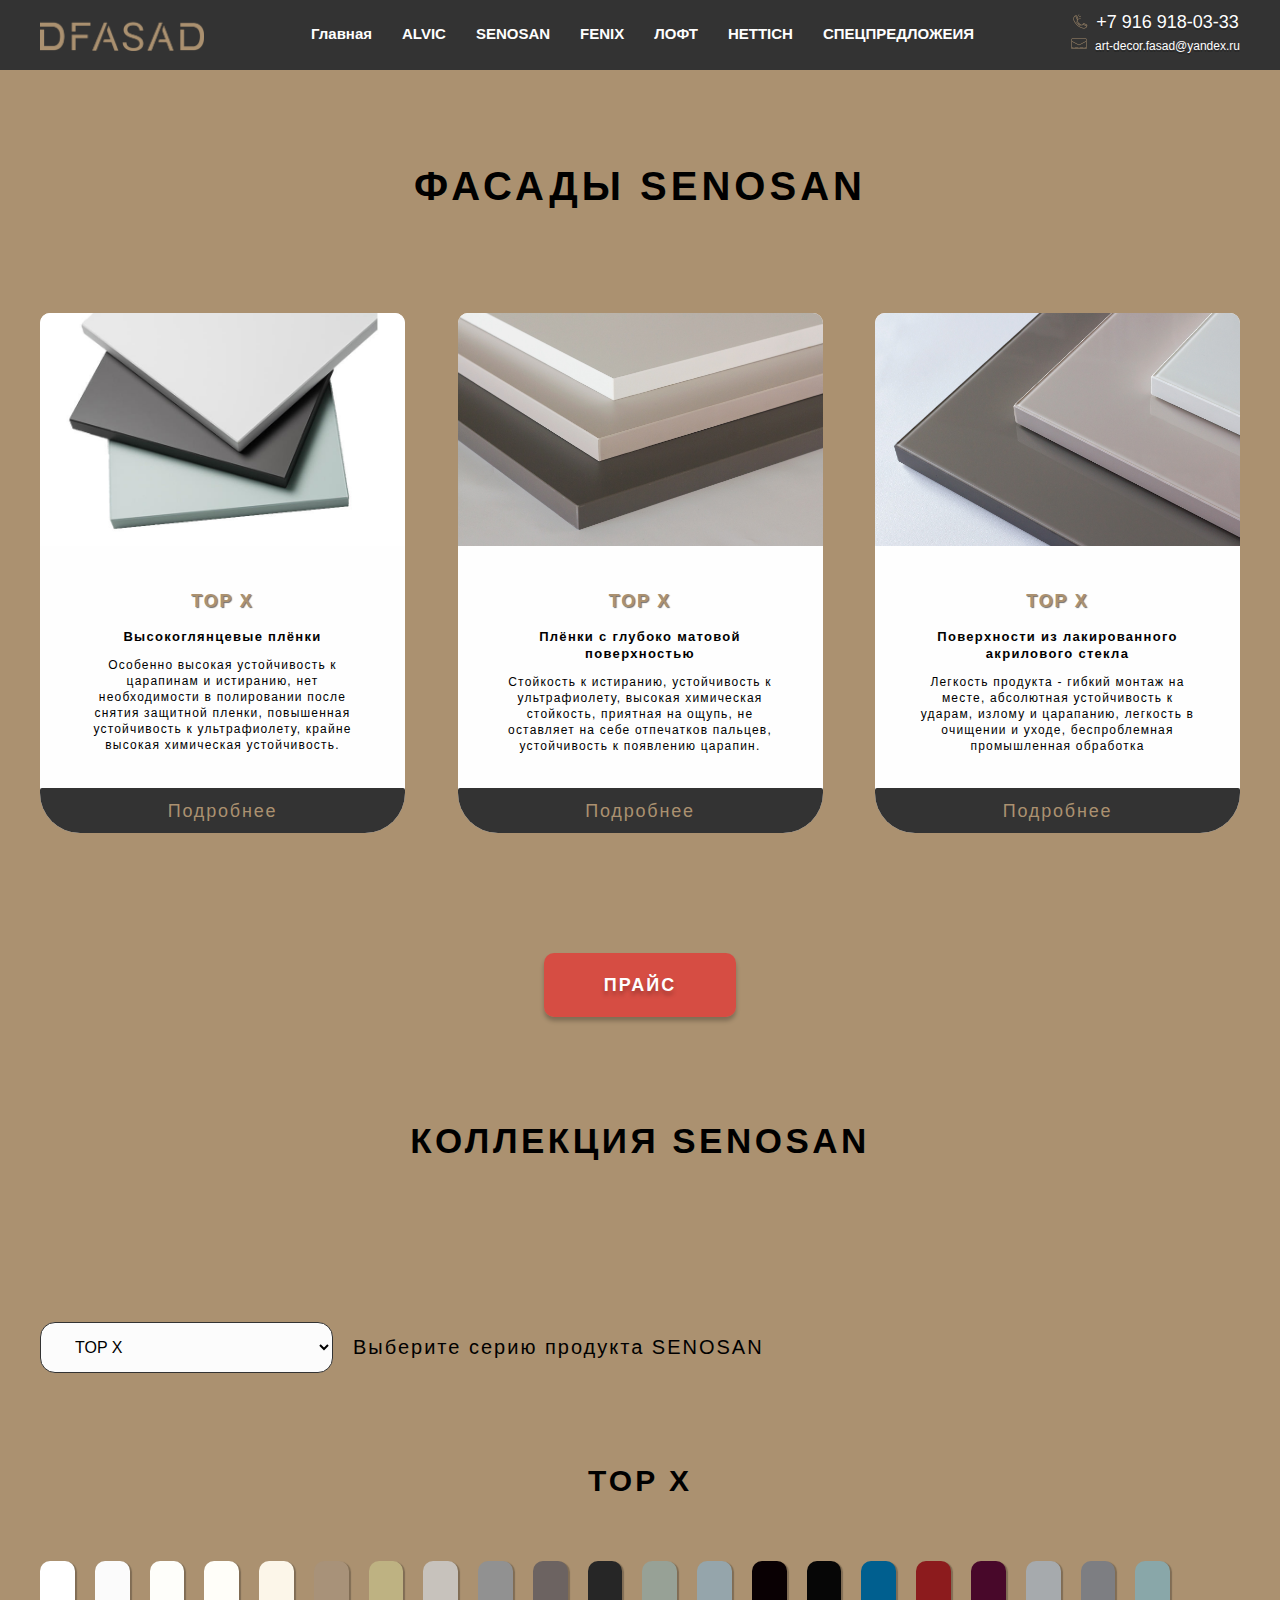
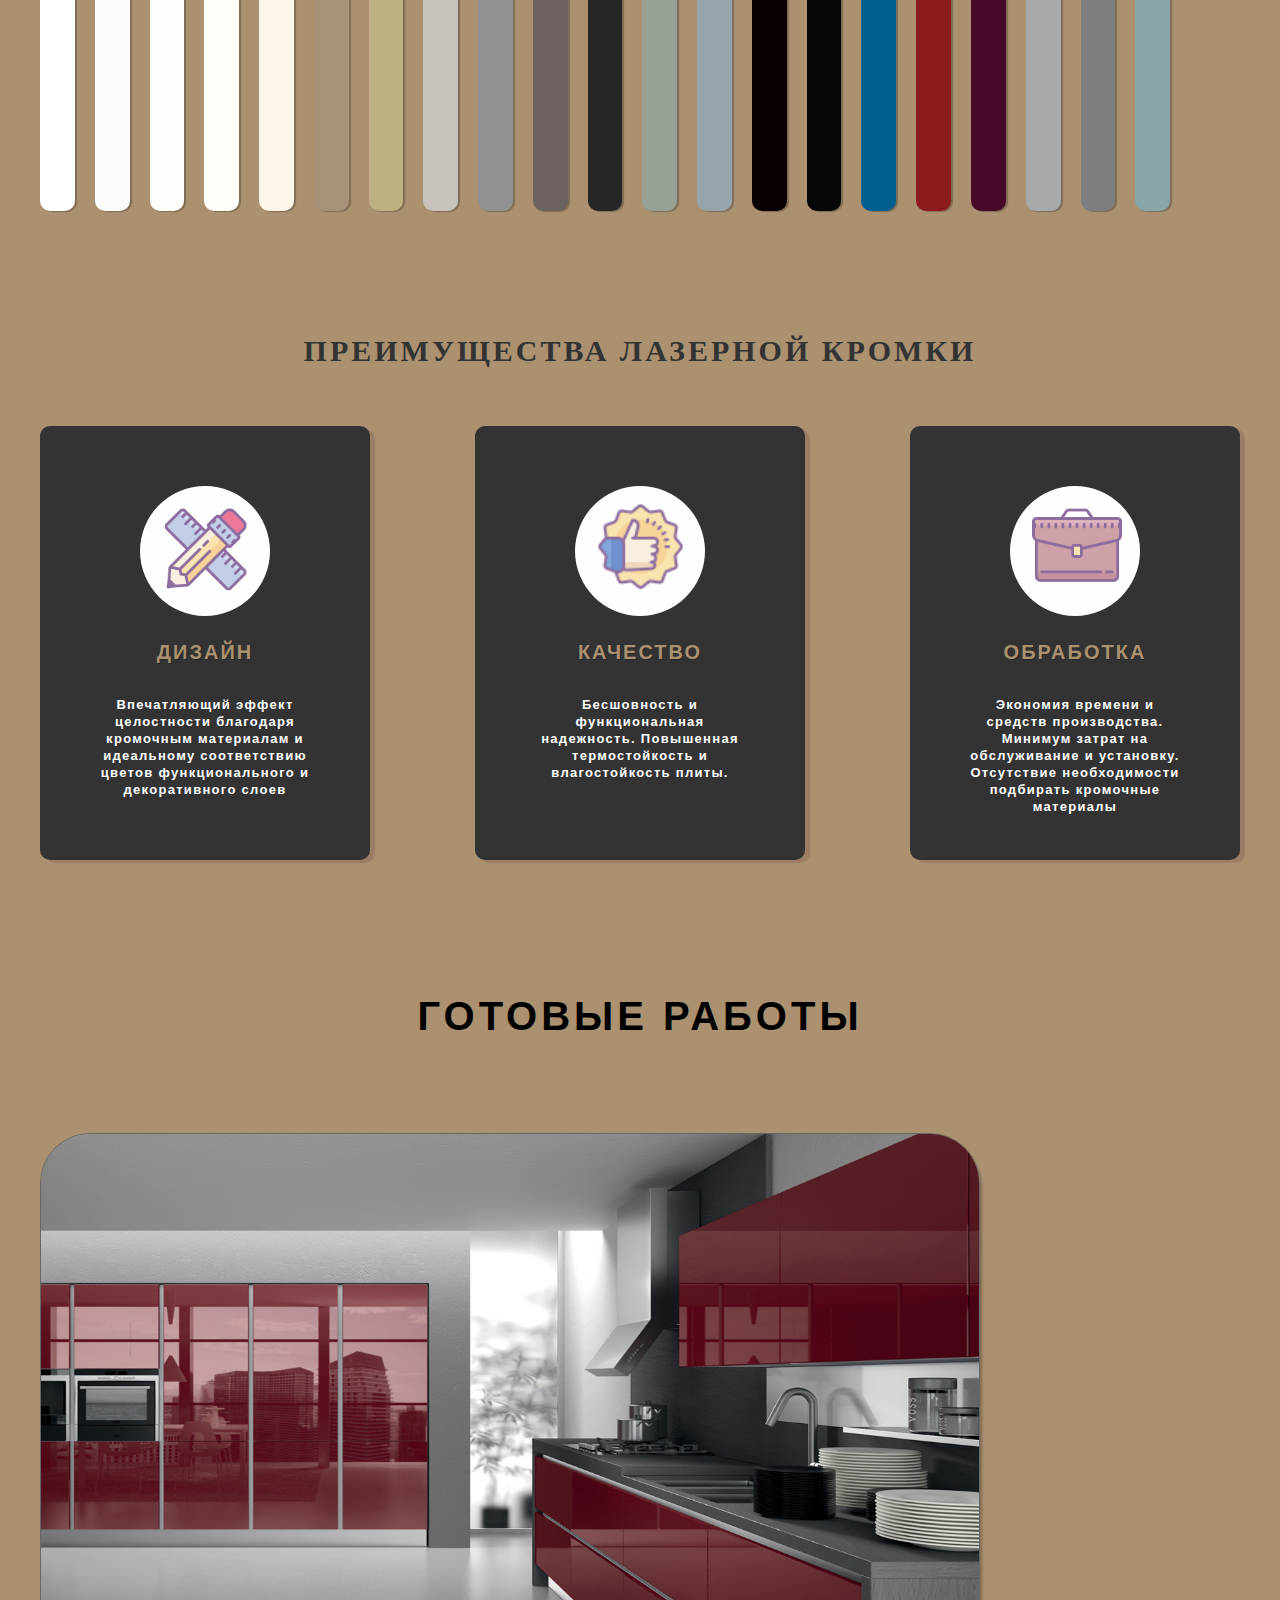
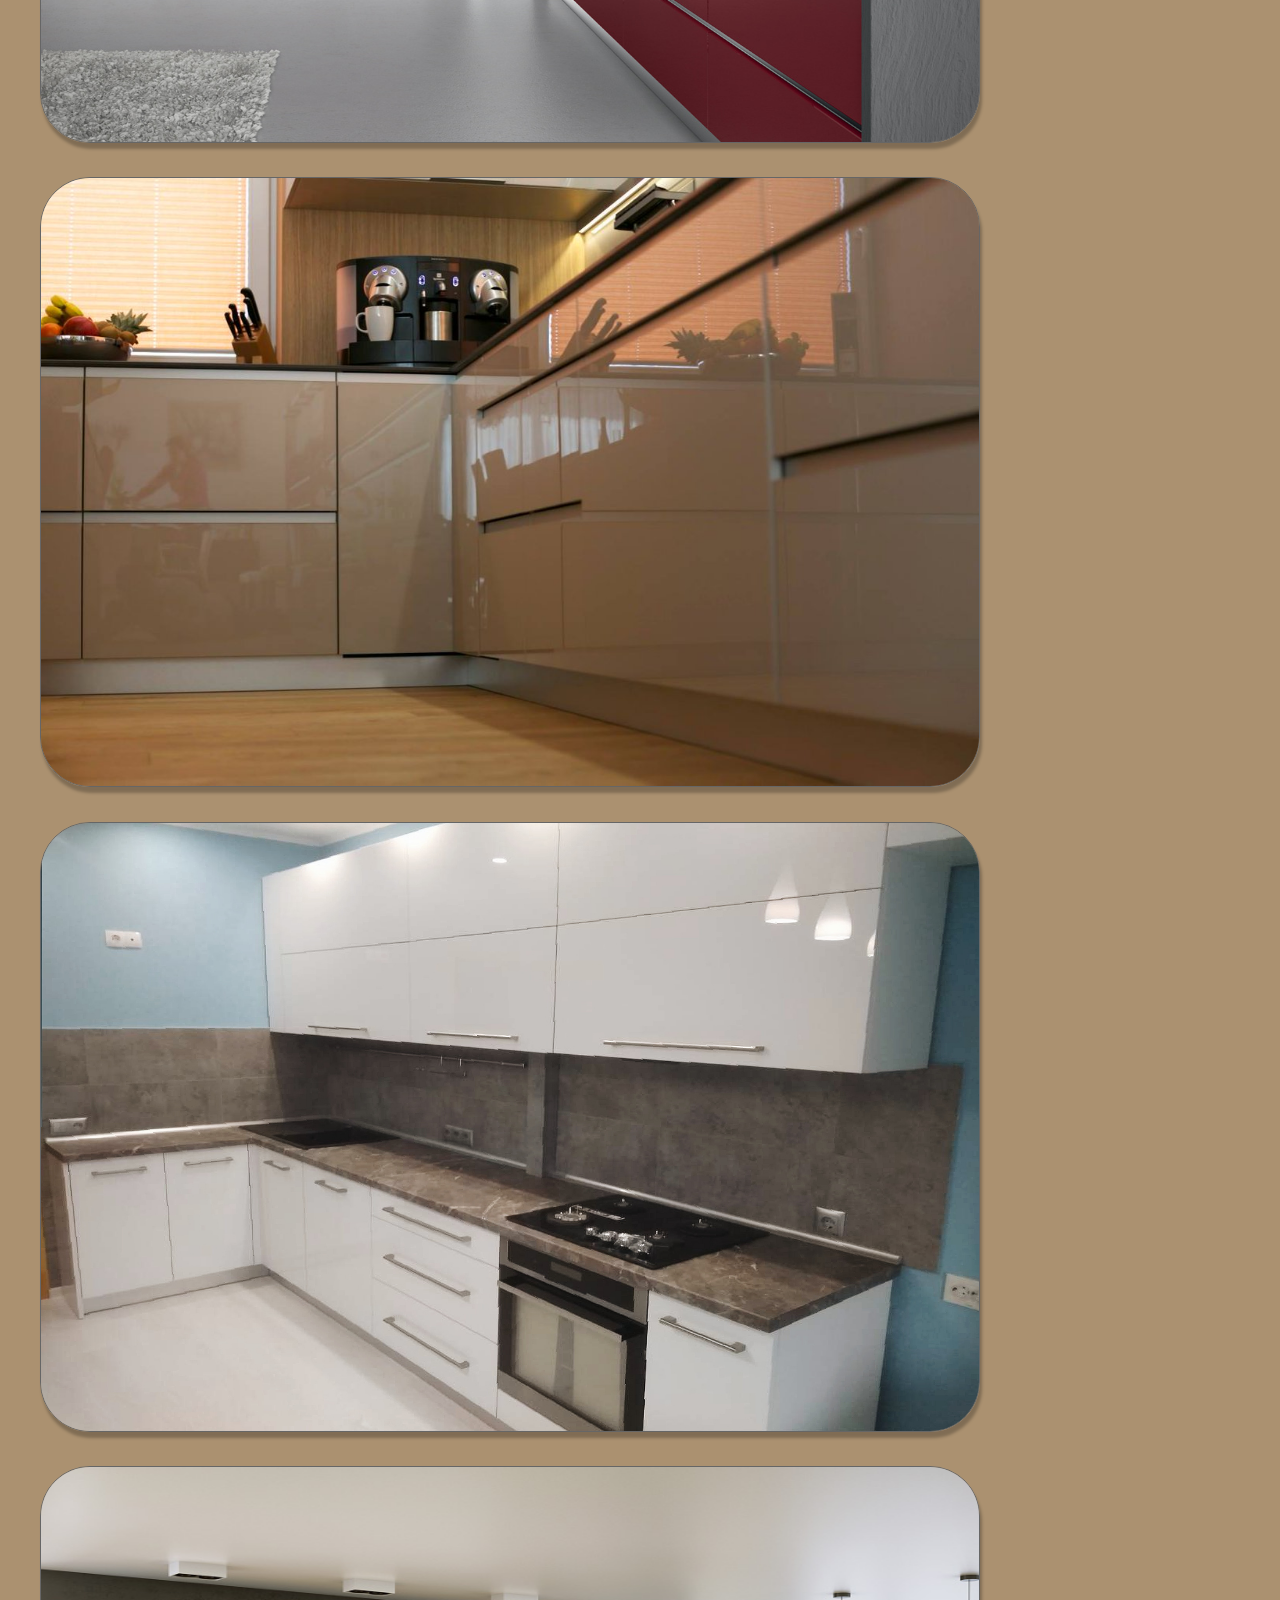
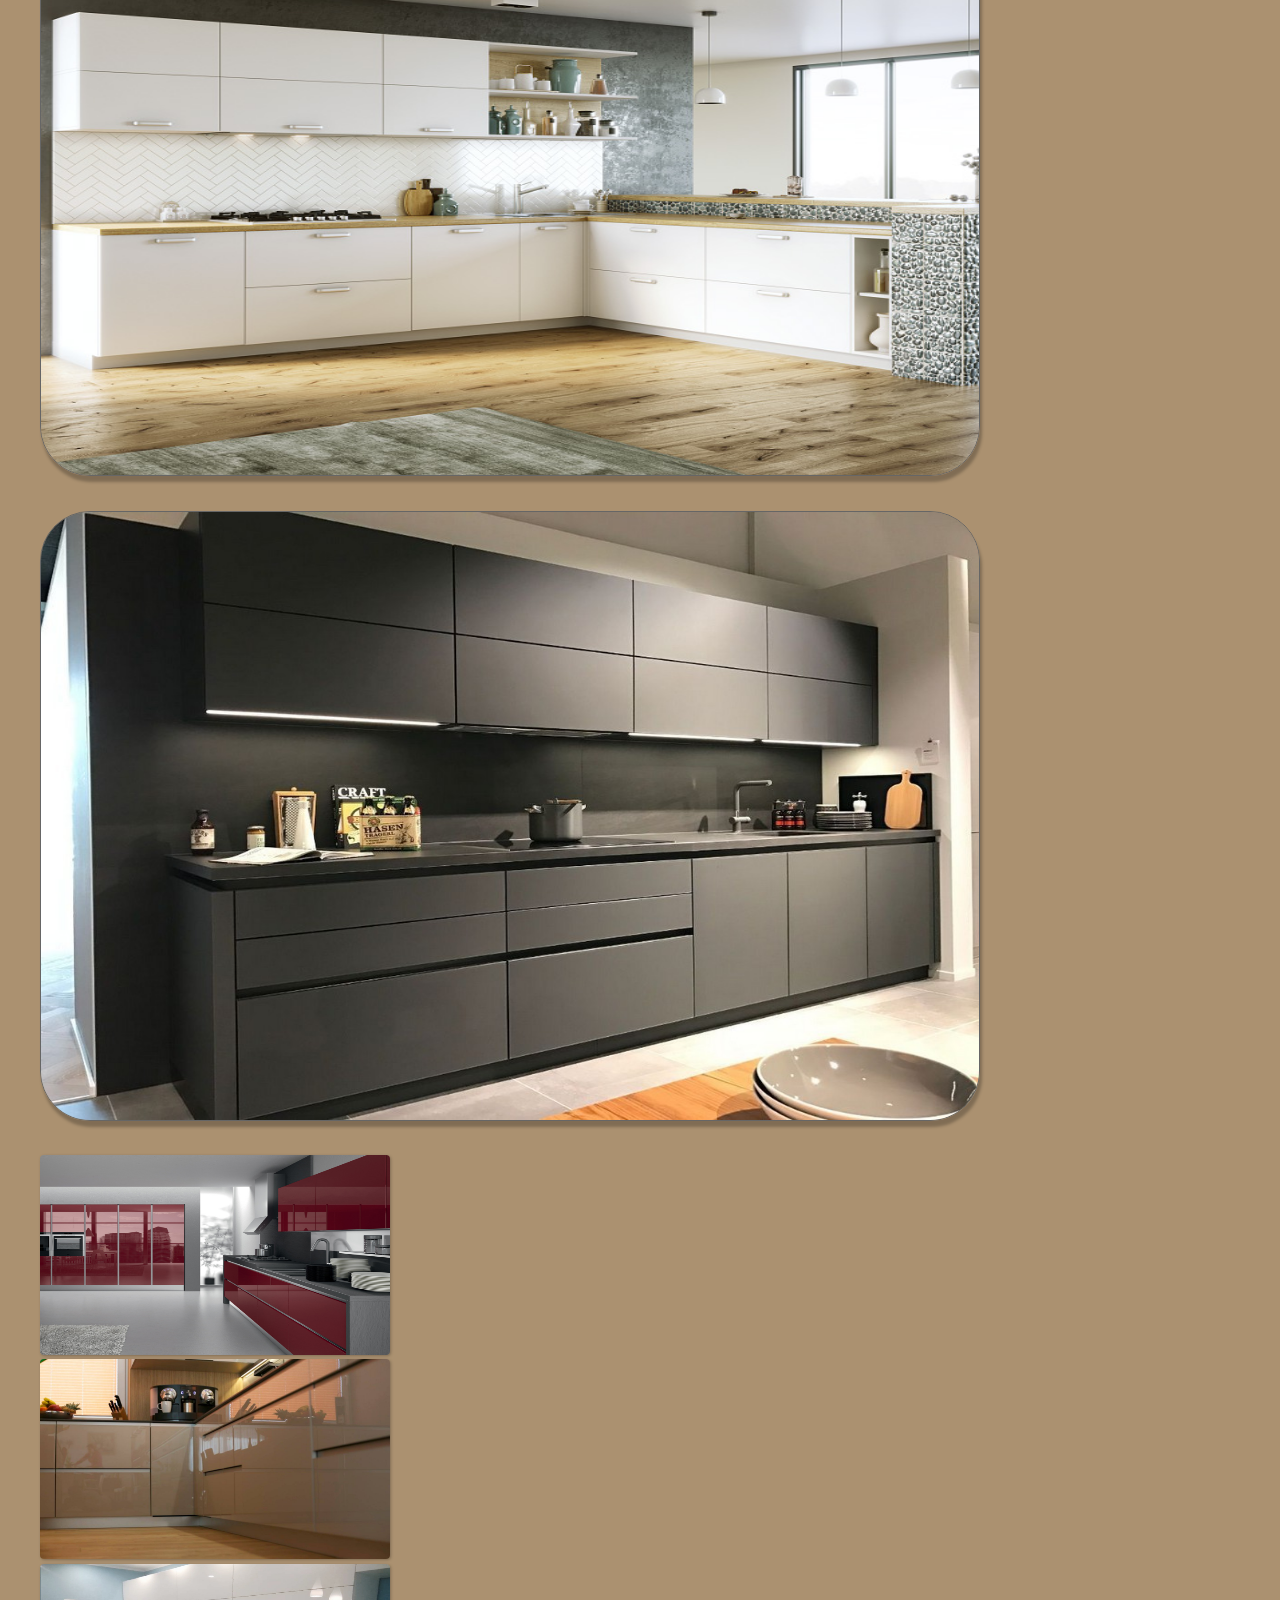
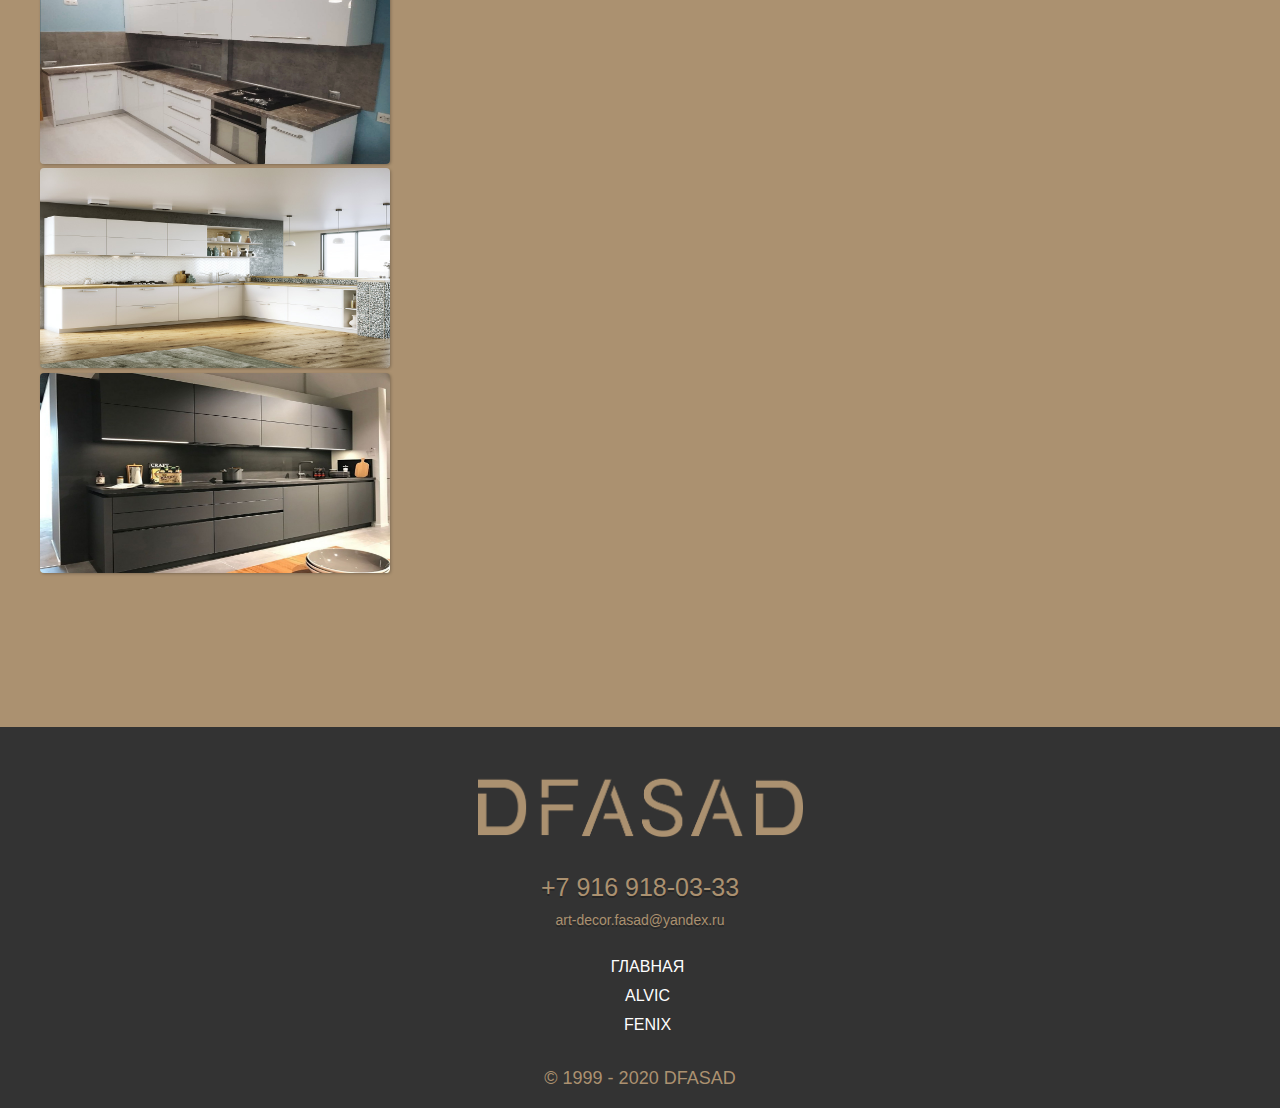
<file: senosan.html>
<!DOCTYPE html>
<html lang="ru">
<head>
    <meta charset="UTF-8">
    <meta name="viewport" content="width=device-width, initial-scale=1.0">
    <link href="https://fonts.googleapis.com/css2?family=Play:wght@400;700&display=swap" rel="stylesheet"> 
    <link rel="stylesheet" href="css/normalize.css">
    <link rel="stylesheet" href="css/style.css">
    <title>DFASAD - SENOSAN</title>
</head>
<body>

    <header class="header">
        <div class="container">
            <div class="header__inner">
            <a href='#' class="logo">
                <img src="img/logo.png" alt="logo" class="header__logo">
            </a>
  <div class="header__burger">
                <span class="burger"></span>
            </div>

            <nav class="header__nav">
                <ul class="header__menu">
                    <li ><a href="index.html" class="header__link">Главная</a></li>
                    <li ><a href="alvic.html" class="header__link">ALVIC</a></li>
                    <li ><a href="senosan.html" class="header__link">SENOSAN</a></li>
                    <li ><a href="FENIX.html" class="header__link">FENIX</a></li>
                    <li ><a href="lsystem.html" class="header__link">ЛОФТ</a></li>
                    <li ><a href="hettich.html" class="header__link">HETTICH</a>
                    </li><li ><a href="special.html" class="header__link">СПЕЦПРЕДЛОЖЕИЯ</a></li>
                </ul>
            </nav> 
            
          
            
            <div class="header__contacts">
                <a href="#" class="phone"><img src="img/icons8-телефон-64.png" alt="phone" class="header__phone">+7 916 918-03-33</a>
                <a href="#" class="email"><img src="img/icons8-сообщение-с-заливкой-64.png" alt="email" class="header__email">art-decor.fasad@yandex.ru</a>
            </div>

            <div class="header__contacts-adaptive">
                <a href="tel: +7-916-918-03-33" class="header-phone__adaptive">
                    <img src="img/icons8-телефон-64.png" alt="" class="phone-adaptive">
                </a>
                <a href="mailto:art-decor.fasad@yandex.ru" class="header-email__adaptive">
                    <img src="img/icons8-сообщение-с-заливкой-64.png" alt="" class="email-adaptive">
                </a>
            </div>
        </div>
     </div>
    </header>



    <main class="main">

        <section class="senosan product-items">
            <div class="container">
            <h3 class="items__title">ФАСАДЫ SENOSAN</h3>

            <div class="items">
                <div class="item">
                    <div class="mobile-items__title">TOP X</div>
                    <div class="item__inner">
                    <div class="product_present">
                    <img src="img/senosan/Top X.jpg" alt="image-product" class="item__img">
                </div>
                <div class="text-content">
                    <h4 class="item__title">TOP X</h4>
                    <span class="item__descr">Высокоглянцевые плёнки</span>
                    <p class="item__text">Oсобенно высокая устойчивость к царапинам и истиранию, нет необходимости в полировании после снятия защитной пленки, повышенная устойчивость к ультрафиолету, крайне высокая химическая устойчивость. </p>
                    </div>
                </div>
                    <button class="item__btn">Подробнее</button>
                    <div class="mobile-items__btns">
                        <button class="mobile-descr__btn button">ПОДРОБНЕЕ</button>
                        <button class="mobile-price__btn button">ПРАЙС</button>
                    </div>
                </div>

                <div class="item">
                    <div class="mobile-items__title">TOP MATT</div>
                    <div class="item__inner">
                    <div class="product_present">
                    <img src="img/senosan/Top Matt.jpg" alt="image-product" class="item__img">
                </div>
                <div class="text-content">
                    <h4 class="item__title">TOP X</h4>
                    <span class="item__descr">Плёнки с глубоко матовой поверхностью </span>
                    <p class="item__text">Стойкость к истиранию,
                        устойчивость к ультрафиолету,
                       высокая химическая стойкость, приятная на ощупь, не оставляет на себе отпечатков пальцев,
                        устойчивость к появлению царапин. </p>
                    </div>
                </div>
                    <button class="item__btn">Подробнее</button>
                    <div class="mobile-items__btns">
                        <button class="mobile-descr__btn button">ПОДРОБНЕЕ</button>
                        <button class="mobile-price__btn button">ПРАЙС</button>
                    </div>
                </div>

                <div class="item">
                    <div class="mobile-items__title">ACRYL GLASS</div>
                    <div class="item__inner">
                    <div class="product_present">
                    <img src="img/senosan/acryl glass.jpg" alt="image-product" class="item__img">
                </div>
                <div class="text-content">
                    <h4 class="item__title">TOP X</h4>
                    <span class="item__descr">Поверхности из лакированного акрилового стекла </span>
                    <p class="item__text">Легкость продукта - 
гибкий монтаж на месте, абсолютная 
устойчивость к ударам, излому и царапанию,
легкость в очищении и уходе, беспроблемная промышленная обработка</p>
                    </div>
                </div>
                    <button class="item__btn">Подробнее</button>
                    <div class="mobile-items__btns">
                        <button class="mobile-descr__btn button">ПОДРОБНЕЕ</button>
                        <button class="mobile-price__btn button">ПРАЙС</button>
                    </div>
                </div>
            </div>

            <button class="price__button button">ПРАЙС</button>
        </div>
        </section>


        <section class="collection collection__senosan">
            <div class="container">
            <h3 class="collection__title">КОЛЛЕКЦИЯ SENOSAN</h3>

            <div class="collection__choose">
                <div class="btn__choose">
                        <form action="" class="button-category" >
                            <select name="" id="" size="1" class="button__category">
                                <option class="senosan1" id="category1-senosan " value="">TOP X</option>
                                <option class="senosan2" id="category2-senosan" value="">TOP MATT</option>
                                <option class="senosan3" id="category3-senosan" value="">ACRYL GLASS</option>
                            </select>
                        </form>
                </div>
                <p class="descr__choose"> Выберите серию продукта SENOSAN</p>
            </div>

            <div class="collection__item-title1 choosed__title">TOP X</div>
            <div class="collection__item-title2">TOP MATT</div>
            <div class="collection__item-title3">ACRYL GLASS</div>


            <div class="slider__colors-variables">
                <div class="variables">
                    <div class="senosan__topx slider-4">
                        <div class="senosan__white1 item__color"></div>
                        <div class="senosan__white2 item__color"></div>
                        <div class="senosan__white3 item__color"></div>
                        <div class="senosan__white4 item__color"></div>
                        <div class="senosan__beige1 item__color"></div>
                        <div class="senosan__beige2 item__color"></div>
                        <div class="senosan__beige3 item__color"></div>
                        <div class="senosan__gray1 item__color"></div>
                        <div class="senosan__gray2 item__color"></div>
                        <div class="senosan__gray3 item__color"></div>
                        <div class="senosan__gray4 item__color"></div>
                        <div class="senosan__grun item__color"></div>
                        <div class="senosan__blau1 item__color"></div>
                        <div class="senosan__black1 item__color"></div>
                        <div class="senosan__black2 item__color"></div>
                        <div class="senosan__blau2 item__color"></div>
                        <div class="senosan__red item__color"></div>
                        <div class="senosan__fiol item__color"></div> 
                        <div class="senosan__ser1 item__color"></div>
                        <div class="senosan__ser2 item__color"></div>
                        <div class="senosan__blue item__color"></div>  
                    </div>
                    <div class="senosan__topmatt">
                        <div class="topmatt-senosan__white1 color-var"></div>
                        <div class="topmatt-senosan__white2 color-var"></div>
                        <div class="topmatt-senosan__beige1 color-var"></div>
                        <div class="topmatt-senosan__beige2 color-var"></div>
                        <div class="topmatt-senosan__gray1 color-var"></div>
                        <div class="topmatt-senosan__gray2 color-var"></div>
                        <div class="topmatt-senosan__black1 color-var"></div>
                    </div>
                    <div class="senosan__glass">
                        <div class="glass-senosan__white1 glass-color color-var"></div>
                        <div class="glass-senosan__white2 glass-color color-var"></div>
                        <div class="glass-senosan__white3 glass-color color-var"></div>
                        <div class="glass-senosan__beige1 glass-color color-var"></div>
                        <div class="glass-senosan__beige2 glass-color color-var"></div>
                        <div class="glass-senosan__gray1 glass-color color-var"></div>
                        <div class="glass-senosan__gray2 glass-color color-var"></div>
                        <div class="glass-senosan__gray3 glass-color color-var"></div>                              
                    </div>
                </div>

                <div class="variables-mobile">
                    <div class="senosan__topx slider-2">
                        <div class="senosan__white1 item__color"></div>
                        <div class="senosan__white2 item__color"></div>
                        <div class="senosan__white3 item__color"></div>
                        <div class="senosan__white4 item__color"></div>
                        <div class="senosan__beige1 item__color"></div>
                        <div class="senosan__beige2 item__color"></div>
                        <div class="senosan__beige3 item__color"></div>
                        <div class="senosan__gray1 item__color"></div>
                        <div class="senosan__gray2 item__color"></div>
                        <div class="senosan__gray3 item__color"></div>
                        <div class="senosan__gray4 item__color"></div>
                        <div class="senosan__grun item__color"></div>
                        <div class="senosan__blau1 item__color"></div>
                        <div class="senosan__black1 item__color"></div>
                        <div class="senosan__black2 item__color"></div>
                        <div class="senosan__blau2 item__color"></div>
                        <div class="senosan__red item__color"></div>
                        <div class="senosan__fiol item__color"></div> 
                        <div class="senosan__ser1 item__color"></div>
                        <div class="senosan__ser2 item__color"></div>
                        <div class="senosan__blue item__color"></div>  
                    </div>
                    <div class="senosan__topmatt">
                        <div class="topmatt-senosan__white1 color-var"></div>
                        <div class="topmatt-senosan__white2 color-var"></div>
                        <div class="topmatt-senosan__beige1 color-var"></div>
                        <div class="topmatt-senosan__beige2 color-var"></div>
                        <div class="topmatt-senosan__gray1 color-var"></div>
                        <div class="topmatt-senosan__gray2 color-var"></div>
                        <div class="topmatt-senosan__black1 color-var"></div>
                    </div>
                    <div class="senosan__glass">
                        <div class="glass-senosan__white1 glass-color color-var"></div>
                        <div class="glass-senosan__white2 glass-color color-var"></div>
                        <div class="glass-senosan__white3 glass-color color-var"></div>
                        <div class="glass-senosan__beige1 glass-color color-var"></div>
                        <div class="glass-senosan__beige2 glass-color color-var"></div>
                        <div class="glass-senosan__gray1 glass-color color-var"></div>
                        <div class="glass-senosan__gray2 glass-color color-var"></div>
                        <div class="glass-senosan__gray3 glass-color color-var"></div>                              
                    </div>
                </div>
            </div>

        </div>
            </div>
        </div>
        </section>
    
        <section class="advantages">
            <div class="container">
                <div class="advantages__title">ПРЕИМУЩЕСТВА ЛАЗЕРНОЙ КРОМКИ </div>

                <div class="advantages__items">
                    <div class="advantage__item">
                        <div class="advantages__item-image">
                            <img src="img/advantages/icons8-дизайн-128.png" alt="icon-design" class="advantages__icon">
                        </div>
                        <div class="advantage__content">
                        <div class="advantages__item-title">ДИЗАЙН</div>

                        <div class="advantages__item-text">
                            Впечатляющий эффект целостности благодаря кромочным материалам и идеальному соответствию цветов функционального и декоративного слоев 
                        </div>
                    </div>
                    </div>

                    <div class="advantage__item">
                        <div class="advantages__item-image">
                            <img src="img/advantages/icons8-высокое-качество-64.png" alt="icon-design" class="advantages__icon">
                        </div>
                        <div class="advantage__content">
                        <div class="advantages__item-title">КАЧЕСТВО</div>

                        <div class="advantages__item-text">
                            Бесшовность и функциональная надежность. Повышенная термостойкость и влагостойкость плиты.  
                        </div>
                    </div>
                    </div>

                    <div class="advantage__item">
                        <div class="advantages__item-image">
                            <img src="img/advantages/icons8-портфель-128.png" alt="icon-design" class="advantages__icon">
                        </div>
                        <div class="advantage__content">
                        <div class="advantages__item-title">ОБРАБОТКА</div>

                        <div class="advantages__item-text">
                            Экономия времени и средств производства. Минимум затрат на обслуживание и установку. Отсутствие необходимости подбирать кромочные материалы  
                        </div>
                    </div>
                    </div>
                </div>
            </div>
        </section>

        <section class="works">
            <div class="container">
                <div class="works__title">ГОТОВЫЕ РАБОТЫ</div>

                <div class="works-slider slider-123">
                        
                    <div class="slide"> <img src="img/сеносан/1a1a23b9872869f907311aa4b8a7be936b285cab.jpg" alt="" class="slide__main-img"></div>
                    <div class="slide"><img src="img/сеносан/EIsyfSAXUAABvhv.jpg" alt="" class="slide__main-img"></div>
                    <div class="slide"><img src="img/сеносан/example8_4a.jpg" alt="" class="slide__main-img"></div>
                    <div class="slide"><img src="img/сеносан/glos_3_2.jpg" alt="" class="slide__main-img"></div>
                    <div class="slide"><img src="img/сеносан/Кухня-прямая-черная-008.jpg" alt="" class="slide__main-img"></div>
                </div>
                    
                
                <div class="slider-nav">
                    <div class="slide"> <img src="img/сеносан/1a1a23b9872869f907311aa4b8a7be936b285cab.jpg" alt="" class="slide-img"></div>
                    <div class="slide"><img src="img/сеносан/EIsyfSAXUAABvhv.jpg" alt="" class="slide-img"></div>
                    <div class="slide"><img src="img/сеносан/example8_4a.jpg" alt="" class="slide-img"></div>
                    <div class="slide"><img src="img/сеносан/glos_3_2.jpg" alt="" class="slide-img"></div>
                    <div class="slide"><img src="img/сеносан/Кухня-прямая-черная-008.jpg" alt="" class="slide-img"></div>
                
                </div>
            </div>
        </div>
        </section>
    
    </main>

    <footer class="footer">

        <div class="container">
            <div class="footer__logo">
                <img src="img/logo.png" alt="footer__logo" class="footer__image">
            </div>

            <div class="footer__phone">+7 916 918-03-33</div>
            <div class="footer__email">art-decor.fasad@yandex.ru</div>
            
            <div class="footer__nav">
                <nav class="footer__menu">
                    <ul class="footer__links">
                        <li class="footer__link">ГЛАВНАЯ</li>
                        <li class="footer__link">ALVIC</li>
                        <li class="footer__link">FENIX</li>
                    </ul>
                </nav>

                <div class="footer__descr">
                    © 1999 - 2020 DFASAD
                </div>
            </div>
        </div>

    </footer>


    <div class="modal">
        <div class="container">
        <div class="modal-dialog">
            <div class="modal-header">
                
                <button class="close close-modal">&times;</button>
            </div>
 
            <div class="modal-body">
                <h3 class="modal-title">МЫ С ВАМИ СВЯЖЕМСЯ</h3>
                <p class="feedback-descr">
                    Оставьте свои данные и наш консультант с вами свяжется по заинтересованному продукту или поможет его выбрать
                </p>
                <form action="" class="feedback-form">
                    <input class="feedback-name feedback-input" type="text" placeholder='Ваше имя'><br>
                    <input class="feedback-phone feedback-input" type="text" placeholder='Номер телефона'><br>
                    <input type="text" class="feedback-mail feedback-input" placeholder="Ваш e-mail"><br>
                    <textarea name="" id="" cols="40" rows="8" class="feedback-message" placeholder="Ваше сообщение"></textarea><br>
                    <button class="feedback-btn button">ОТПРАВИТЬ</button>
                </form>

            </div>
            <div class="modal-footer">
            </div>
         </div>
        </div>
</div>

    <link rel="stylesheet" href="slick/slick.css">
    <link rel="stylesheet" href="slick/slick-theme.css">
<script src="https://code.jquery.com/jquery-3.4.1.min.js" integrity="sha256-CSXorXvZcTkaix6Yvo6HppcZGetbYMGWSFlBw8HfCJo=" crossorigin="anonymous"></script>
<script src="slick/slick.min.js"></script> 
<script src="js/main.js"></script>
</body>
</html>
</file>
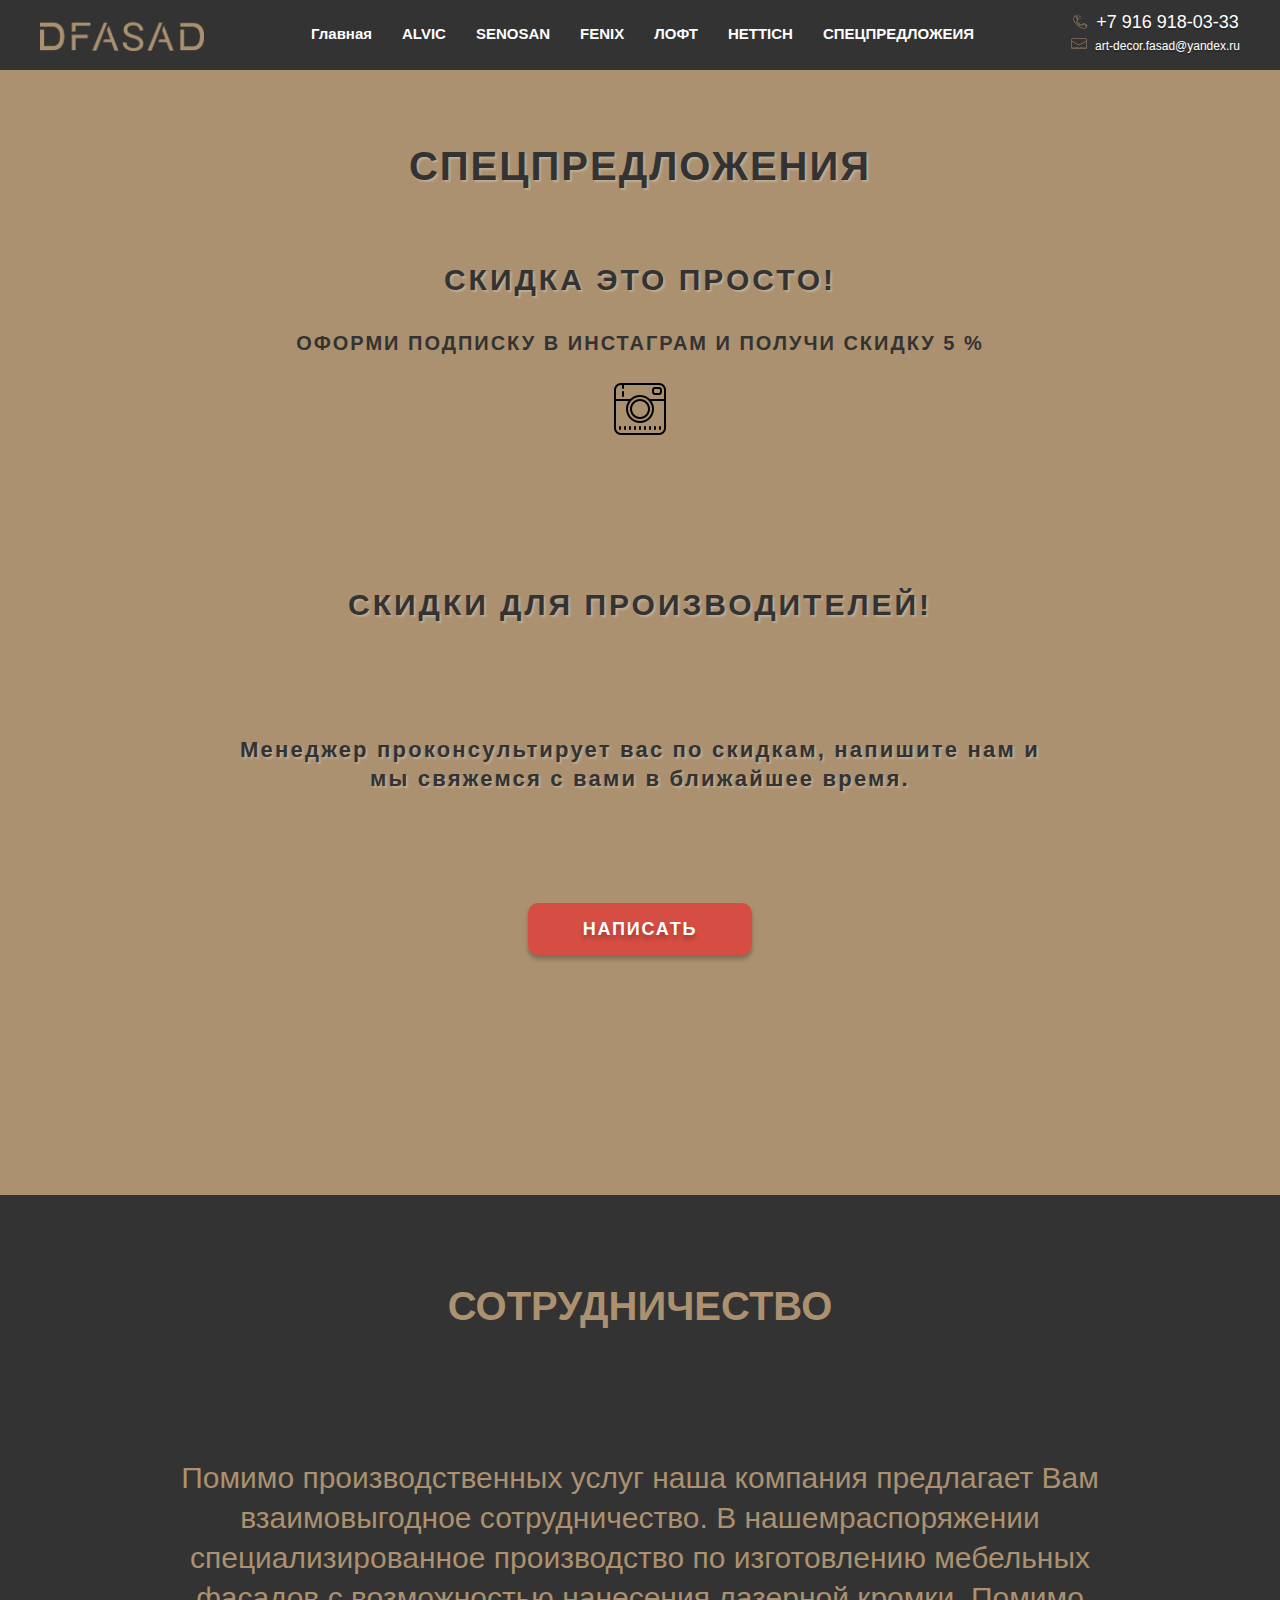
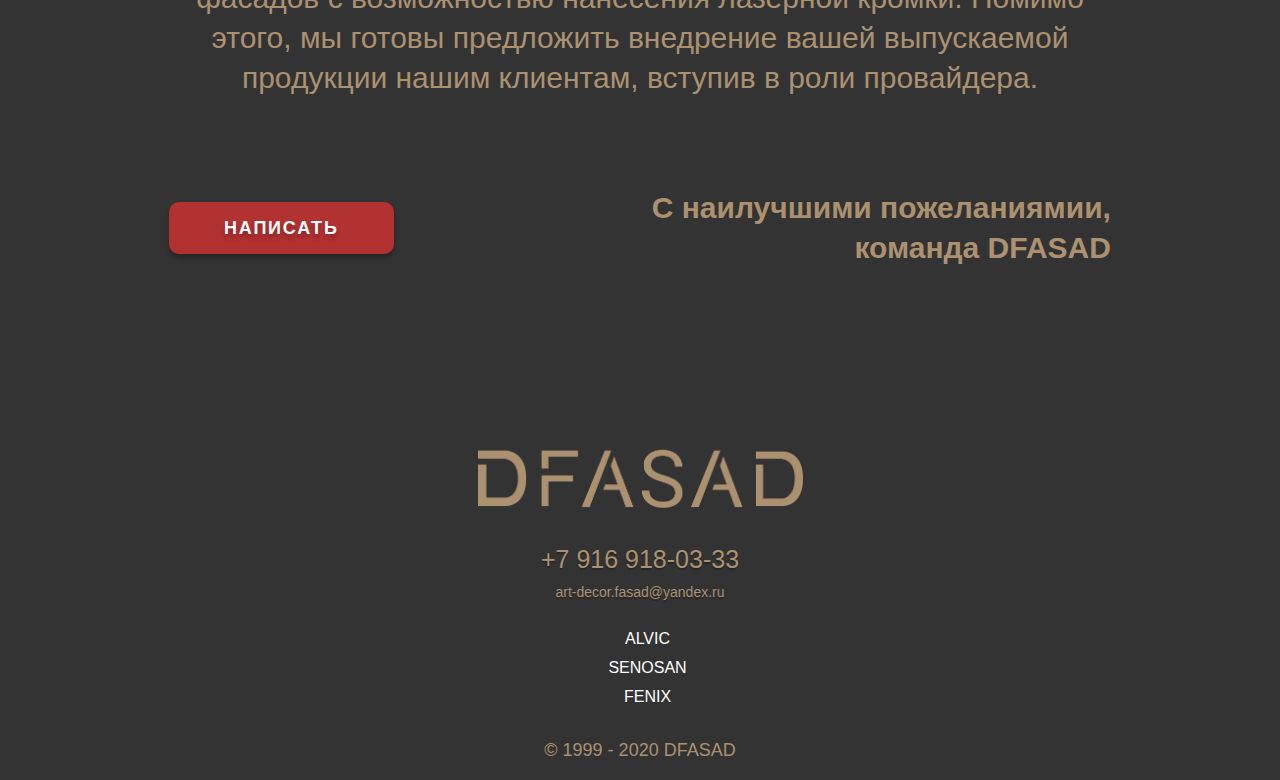
<file: special.html>
<!DOCTYPE html>
<html lang="ru">
<head>
    <meta charset="UTF-8">
    <meta name="viewport" content="width=device-width, initial-scale=1.0">
    <link href="https://fonts.googleapis.com/css2?family=Play:wght@400;700&display=swap" rel="stylesheet"> 
    <link href="https://fonts.googleapis.com/css2?family=Lobster+Two:ital,wght@1,700&display=swap" rel="stylesheet"> 
    <link rel="stylesheet" href="css/normalize.css">
    <link rel="stylesheet" href="css/style.css">
    <title>DFASAD - Главная страница</title>
</head>
<body>

    <header class="header">
        <div class="container">
            <div class="header__inner">
            <a href='#' class="logo">
                <img src="img/logo.png" alt="logo" class="header__logo">
            </a>
  <div class="header__burger">
                <span class="burger"></span>
            </div>

            <nav class="header__nav">
                <ul class="header__menu">
                    <li ><a href="index.html" class="header__link">Главная</a></li>
                    <li ><a href="alvic.html" class="header__link">ALVIC</a></li>
                    <li ><a href="senosan.html" class="header__link">SENOSAN</a></li>
                    <li ><a href="FENIX.html" class="header__link">FENIX</a></li>
                    <li ><a href="lsystem.html" class="header__link">ЛОФТ</a></li>
                    <li ><a href="hettich.html" class="header__link">HETTICH</a>
                    </li><li ><a href="special.html" class="header__link">СПЕЦПРЕДЛОЖЕИЯ</a></li>
                </ul>
            </nav> 
            
          
            
            <div class="header__contacts">
                <a href="#" class="phone"><img src="img/icons8-телефон-64.png" alt="phone" class="header__phone">+7 916 918-03-33</a>
                <a href="#" class="email"><img src="img/icons8-сообщение-с-заливкой-64.png" alt="email" class="header__email">art-decor.fasad@yandex.ru</a>
            </div>

            <div class="header__contacts-adaptive">
                <a href="tel: +7-916-918-03-33" class="header-phone__adaptive">
                    <img src="img/icons8-телефон-64.png" alt="" class="phone-adaptive">
                </a>
                <a href="mailto:art-decor.fasad@yandex.ru" class="header-email__adaptive">
                    <img src="img/icons8-сообщение-с-заливкой-64.png" alt="" class="email-adaptive">
                </a>
            </div>
        </div>
     </div>
    </header>



    <main class="main">

        <section class="special">
            <div class="container">
            <h2 class="special-title">СПЕЦПРЕДЛОЖЕНИЯ</h2>
            <h3 class="special-descr">СКИДКА ЭТО ПРОСТО!</h3>
            <p class="special-text">ОФОРМИ ПОДПИСКУ В ИНСТАГРАМ И ПОЛУЧИ СКИДКУ 5 %</p>
            <div class="inst-icon">
                <a href="#" class="inst-link">
                    <img src="img/icons8-instagram-старый-128.png" alt="">
                </a>
            </div>
        </div>
        </section>

        <section class="special__cooperation">
            <div class="container">
            <h2 class="special__cooperation-title">СКИДКИ ДЛЯ ПРОИЗВОДИТЕЛЕЙ!</h2>
            <p class="special__cooperation-text">Менеджер проконсультирует вас по скидкам, напишите нам и мы свяжемся с вами в ближайшее время.</p>
            <button class="special__button button">НАПИСАТЬ</button>
        </div>
        </section>

        <section class="cooperation special-coop">
            <div class="container">
            <h3 class="cooperation__title special-coop__title">СОТРУДНИЧЕСТВО</h3>

            <p class="cooperation__text special-coop__text">
                Помимо производственных услуг наша компания предлагает Вам взаимовыгодное сотрудничество. В нашемраспоряжении специализированное производство по изготовлению мебельных фасадов с возможностью нанесения лазерной кромки. Помимо этого, мы готовы предложить внедрение вашей выпускаемой продукции нашим клиентам, вступив в роли провайдера. 
            </p>
           
            <div class="cooperation__bottom">
            <button class="button cooperation__button">НАПИСАТЬ</button>
             <div class="cooperation__descr special-coop__descr">С наилучшими пожеланиямии,<br>
                команда DFASAD </div>
            </div>
        </div>
        </section>

    </main>
    
    <footer class="footer">

        <div class="container">
            <div class="footer__logo">
                <img src="img/logo.png" alt="footer__logo" class="footer__image">
            </div>

            <div class="footer__phone">+7 916 918-03-33</div>
            <div class="footer__email">art-decor.fasad@yandex.ru</div>
            
            <div class="footer__nav">
                <nav class="footer__menu">
                    <ul class="footer__links">
                        <li class="footer__link">ALVIC</li>
                        <li class="footer__link">SENOSAN</li>
                        <li class="footer__link">FENIX</li>
                    </ul>
                </nav>

                <div class="footer__descr">
                    © 1999 - 2020 DFASAD
                </div>
            </div>
        </div>

    </footer>


    <div class="modal">
        <div class="container">
        <div class="modal-dialog">
            <div class="modal-header">
                
                <button class="close close-modal">&times;</button>
            </div>
 
            <div class="modal-body">
                <h3 class="modal-title">МЫ С ВАМИ СВЯЖЕМСЯ</h3>
                <p class="feedback-descr">
                    Оставьте свои данные и наш консультант с вами свяжется по заинтересованному продукту или поможет его выбрать
                </p>
                <form action="" class="feedback-form">
                    <input class="feedback-name feedback-input" type="text" placeholder='Ваше имя'><br>
                    <input class="feedback-phone feedback-input" type="text" placeholder='Номер телефона'><br>
                    <input type="text" class="feedback-mail feedback-input" placeholder="Ваш e-mail"><br>
                    <textarea name="" id="" cols="40" rows="8" class="feedback-message" placeholder="Ваше сообщение"></textarea><br>
                    <button class="feedback-btn button">ОТПРАВИТЬ</button>
                </form>

            </div>
            <div class="modal-footer">
            </div>
         </div>
        </div>
</div>

    <link rel="stylesheet" href="slick/slick.css">
    <link rel="stylesheet" href="slick/slick-theme.css">
<script src="https://code.jquery.com/jquery-3.4.1.min.js" integrity="sha256-CSXorXvZcTkaix6Yvo6HppcZGetbYMGWSFlBw8HfCJo=" crossorigin="anonymous"></script>
<script src="slick/slick.min.js"></script> 
<script src="js/main.js"></script>
</body>
</html>
</file>
<file: css/style.css>
/* Главная страница начало */
*{
    box-sizing: border-box;
}
a{
    text-decoration: none;
}
li{
    list-style: none;
}
body{
    background-color: #AB9170;
    font-family: "Amiko", sans-serif;
}
.container{
    max-width: 1200px;
    margin: 0 auto;
    width: 95%;
}
.header__contacts-adaptive{
    display: none;
}
.header{
    position: fixed;
    left: 0;
    top: 0;
    width: 100%;
    background-color: #333333;
    height: 70px;
    z-index: 50;
}
.header__inner{
    padding-top: 9px;
    display: flex;
    align-items: center;
    justify-content: space-between;
}
.header__logo{
    width: 164px;
    height: 37px;
}
.header__menu{
    display: flex;
    align-items: center;
}
.header__menu li{
    list-style: none;
}
.header__link{
    text-decoration: none;
    margin-right: 30px;
    color:#fefefe;
    font-size: 15px;
    font-weight: 600;
    text-shadow: 1px 1px 0px rgba(51, 51, 51, 0.17);
    transition: 0.3s;
    padding-bottom: 3px;
}
.header__link:hover{
    color: #AB9170;
    text-shadow: 1px 1px 0px rgba(255, 0, 46, 0.25);
    border-bottom: 2px solid #5E2832 ;
}
.header__contacts{
    display: flex;
    align-items: center;
    flex-direction: column;
}
.header__phone,
.header__email{
    width: 16px;
    height: 16px;
    margin-right: 8px;
    margin-bottom: -2px;
}
.phone{
    font-size: 18px;
}
.email{
    font-size: 12px;
}
.phone,
.email{
    color: #fefefe;
    text-decoration: none;
    line-height: 24px;
    text-shadow: 0px 1.5px 0px rgba(0, 0, 0, 0.25);
    transition: 0.3s;
}
.phone:hover,
.email:hover{
    color: #AB9170;
    text-shadow: 1px 1px 0px rgba(255, 0, 46, 0.25);
}    
.promo{
        
        margin:0 auto;
        max-width: 100%;
        height: 100vh;
        position: relative;
        margin-bottom: -33px;
        box-shadow: 0px 4px 4px rgba(0, 0, 0, 0.25);
        background: linear-gradient(358.26deg, rgba(225, 154, 154, 0.44) 2.31%, rgba(255, 255, 255, 0) 96.02%), linear-gradient(180deg, rgba(171, 145, 112, 0.329) 0%, rgba(171, 145, 112, 0.7) 0.01%, rgba(166, 138, 102, 0.162786) 58.33%, rgba(255, 255, 255, 0) 100%), url(../img/bcg-promo.jpg) ;
        background-position: center;
        background-repeat: no-repeat;
        background-size: cover;
        background-clip: padding-box;
}
.promo__title{
    margin: 0 auto;
    padding-top: 30%;
    display: flex;
    max-width: 750px;
    margin-top: 0;
    font-family: 'Play', sans-serif;
    font-weight: normal;
    font-size: 60px;
    text-align: center;
    letter-spacing: 0.05em;
    color: #333333;
    text-shadow: 3px 2px 0px rgba(254, 254, 254, 0.6);
    line-height: 1.25;
}
.promo__btn-info{
    display: block;
    margin: 0 auto;
    margin-top: 100px;
    padding: 20px 75px;
    font-size: 22px;
    color: #fefefe;
    border:none;
    background: rgba(232, 48, 48, 0.85);
    box-shadow: 0px 4px 2px rgba(0, 0, 0, 0.25);
    border-radius: 50px 10px 50px 10px;
    transition: 0.4s;

}
.promo__btn-info:hover{
box-sizing: border-box;
box-shadow: 4px 4px 4px rgba(254, 254, 254, 0.35);
border-radius: 10px;
}
.scroll{
    display: block;
    margin: 0 auto;
    margin-top: 250px;   
}
.production{
    background-color: #333;
    padding-bottom: 100px;
}
.product__items{
    display: flex;
    align-items: center;
    justify-content: space-between;
    flex-wrap: wrap;
}
.production__title{
    text-align: center;
    font-size: 40px;
    color: #fefefe;
text-shadow: 2px 2px 2px rgba(254, 254, 254, 0.2);
margin-bottom: 50px;
padding-top: 85px;
}
.product__descr{
text-align: center;
font-style: normal;
font-weight: 600;
font-size: 30px;
line-height: 40px;
text-align: center;
letter-spacing: 0.1em;
color: #FEFEFE;
text-shadow: 1px 1px 1px rgba(254, 254, 254, 0.29);
margin-bottom: 90px;
}
.product__alvic{
    width: 365px;
    height: 365px;
    background-image: url(../img/альвик/10.jpg);
    background: linear-gradient(180deg, rgba(94, 40, 50, 0.69) 20.97%, rgba(134, 88, 97, 0.78) 63.78%, rgba(158, 112, 121, 0.262049) 87.83%, rgba(255, 255, 255, 0) 100%),  url(../img/альвик/05.jpg);
box-shadow: 2px 2px 2px rgba(255, 255, 255, 0.15);
border-radius: 15px;
    background-position:center;
    background-size: cover;
    background-repeat: no-repeat;
}
.product__senosan{
    width: 365px;
    height: 365px;
    background-image: url(../img/альвик/10.jpg);
    background: linear-gradient(180deg, rgba(94, 40, 50, 0.69) 20.97%, rgba(134, 88, 97, 0.78) 63.78%, rgba(158, 112, 121, 0.262049) 87.83%, rgba(255, 255, 255, 0) 100%),  url(../img/альвик/05.jpg);
box-shadow: 2px 2px 2px rgba(255, 255, 255, 0.15);
border-radius: 15px;
    background-position:center;
    background-size: cover;
    background-repeat: no-repeat;
}
.product__fenix{
    width: 365px;
    height: 365px;
    background-image: url(../img/альвик/10.jpg);
    background: linear-gradient(180deg, rgba(94, 40, 50, 0.69) 20.97%, rgba(134, 88, 97, 0.78) 63.78%, rgba(158, 112, 121, 0.262049) 87.83%, rgba(255, 255, 255, 0) 100%),  url(../img/альвик/05.jpg);
box-shadow: 2px 2px 2px rgba(255, 255, 255, 0.15);
border-radius: 15px;
    background-position:center;
    background-size: cover;
    background-repeat: no-repeat;
}
.product__name{
    padding-top: 30px;
    font-style: normal;
font-weight: 600;
font-size: 40px;
line-height: 53px;
letter-spacing: 0.1em;
color: #FEFEFE;
text-align: center;
border-bottom: 2px solid #AB9170;
}
.product__text{
font-style: normal;
padding-left: 10px;
padding-right: 10px;
font-weight: 700;
font-size: 14px;
line-height: 19px;
text-align: center;
letter-spacing: 0.1em;

color: #FEFEFE;
}
.other__products-title{
font-style: normal;
font-weight: 600;
font-size: 30px;
line-height: 40px;
letter-spacing: 0.1em;
color: #FEFEFE;
text-shadow: 1px 1px 1px rgba(254, 254, 254, 0.29);
text-align: center;
}
.second-product__items{
    display: flex;
    align-items: center;
    justify-content: space-around;
    flex-wrap: wrap;
}
.left-item{
    width: 360px;
    height: 360px;
    background-image: url(../img/альвик/10.jpg);
    background: linear-gradient(180deg, rgba(94, 40, 50, 0.69) 20.97%, rgba(134, 88, 97, 0.78) 63.78%, rgba(158, 112, 121, 0.262049) 87.83%, rgba(255, 255, 255, 0) 100%),  url(../img/альвик/05.jpg);
box-shadow: 2px 2px 2px rgba(255, 255, 255, 0.15);
border-radius: 15px;
    background-position:center;
    background-size: cover;
    background-repeat: no-repeat;
}
.right-item{
    width: 360px;
    height: 360px;
    background-image: url(../img/альвик/10.jpg);
    background: linear-gradient(180deg, rgba(94, 40, 50, 0.69) 20.97%, rgba(134, 88, 97, 0.78) 63.78%, rgba(158, 112, 121, 0.262049) 87.83%, rgba(255, 255, 255, 0) 100%),  url(../img/альвик/05.jpg);
box-shadow: 2px 2px 2px rgba(255, 255, 255, 0.15);
border-radius: 15px;
    background-position:center;
    background-size: cover;
    background-repeat: no-repeat;
}
.left-item__title{
    padding-top: 30px;
    font-style: normal;
font-weight: 600;
font-size: 25px;
line-height: 38px;
letter-spacing: 0.1em;
color: #FEFEFE;
text-align: center;
border-bottom: 2px solid #AB9170;
}
.right-item__title{
    padding-top: 30px;
    font-style: normal;
font-weight: 600;
font-size: 40px;
line-height: 53px;
letter-spacing: 0.1em;
color: #FEFEFE;
text-align: center;
border-bottom: 2px solid #AB9170;
}
.right-item__text{
font-style: normal;
padding-left: 10px;
padding-right: 10px;
font-weight: 600;
font-size: 14px;
line-height: 19px;
text-align: center;
letter-spacing: 0.1em;
color: #FEFEFE;
}
.left-item__text{
    font-style: normal;
    padding-left: 10px;
    padding-right: 10px;
    font-weight: 600;
    font-size: 14px;
    line-height: 19px;
    text-align: center;
    letter-spacing: 0.1em;
    color: #FEFEFE;
    }
.special{
    text-align: center;
}
.special-title{
    margin-top: 140px;
    margin-bottom: 67px;
    font-style: normal;
font-weight: bold;
font-size: 40px;
line-height: 53px;
letter-spacing: 0.05em;
color: #333333;
text-shadow: 2px 2px 2px rgba(254, 254, 254, 0.25);
}


.slider{
    display: none;
}
.button{
    padding: 14px 55px;
    color: #fefefe;
    border:none;
    background: rgba(232, 48, 48, 0.7);
    box-shadow: 0px 4px 4px rgba(0, 0, 0, 0.25);
    border-radius: 10px;
    transition: 0.4s;
    font-style: normal;
font-weight: 600;
font-size: 18px;
line-height: 24px;
letter-spacing: 0.1em;
color: #FEFEFE;
text-shadow: 0px 4px 4px rgba(0, 0, 0, 0.25);
}
.button:hover{
    box-shadow: 4px 4px 4px rgba(254, 254, 254, 0.35);
border-radius: 10px;
}
.info-btn{
    padding: 14px 30px;
    background: rgba(51, 51, 51, 0.8);
    box-shadow: 0px 4px 4px rgba(0, 0, 0, 0.25);
    font-style: normal;
    font-weight: 500;
    font-size: 18px;
    line-height: 24px;
    letter-spacing: 0.05em;
    color: #FEFEFE;
    text-shadow: 0px 4px 4px rgba(0, 0, 0, 0.25);
    border-radius: 10px;
    transition: 0.3s;
}
.info-btn:hover{
    box-shadow: 4px 4px 4px rgba(254, 254, 254, 0.35);
border-radius: 10px;
}
.cooperation{
    background-color: #AB9170;
    margin-bottom: 100px;
}
.cooperation__title{
    padding-top: 85px;
    text-align: center;
    font-style: normal;
    font-weight: bold;
    font-size: 40px;
    line-height: 53px;
    color: #333;
    margin-bottom: 125px;
}
.cooperation__text{
    width: 970px;
    font-style: normal;
font-weight: normal;
font-size: 25px;
line-height: 40px;
text-align: center;
margin: 0 auto;
color: #333;
margin-bottom: 90px;
}
.cooperation__bottom{
    display: flex;
    align-items: center;
    justify-content: space-around;
    padding-bottom: 130px;
}
.cooperation__descr{
font-weight: bold;
font-size: 25px;
line-height: 40px;
text-align: right;

color: #333;
}
.contacts{
    margin-bottom: 70px;
}
.contacts__inner{
    display: flex;
    align-items: center;
    justify-content: space-around;
}
.contact__img{
    border-radius: 10px;
}
.contact__title{
    font-size: 40px;
    font-weight: 700;
    margin-bottom: 70px;
    text-align: center;
}
.contact__descr{
    font-size: 25px;
    margin-bottom: 46px;
}
.icon{
    width: 55px;
}
.contact{
    margin-bottom: 25px;
    font-size: 22px;
    
}
.contact__icons{
    display: flex;
    align-items: center;
    justify-content: space-between;
    margin-bottom: 45px;
}
.contact__btn{
    text-align: center;
}
.contact__button{
    background: rgba(194, 46, 46, 0.8);
box-shadow: 0px 4px 4px rgba(0, 0, 0, 0.25);
border-radius: 10px;
padding: 19px 60px;
}

.footer{
    background-color: #333333;
    text-align: center;
}

.footer__image{
    max-width: 325px;
    height: 75px;
    margin-top: 35px;
    margin-bottom: 30px;
}
.footer__phone{
    font-style: normal;
font-weight: normal;
font-size: 25px;
line-height: 33px;

color: #AB9170;

text-shadow: 0px 1.5px 0px rgba(0, 0, 0, 0.25);
}
.footer__email{
    font-style: normal;
    font-weight: normal;
    font-size: 14px;
    line-height: 33px;
    color: #AB9170;
    text-shadow: 0px 1.5px 0px rgba(0, 0, 0, 0.25); 
    margin-bottom: 20px;
}
.footer__links{
font-size: 16px;
line-height: 19px;
color: #FEFEFE;
margin-left:-25px;
margin-bottom: 35px;
}
.footer__link{
    margin-bottom: 10px;
}
.footer__descr{
font-weight: 500;
font-size: 18px;
line-height: 19px;
color: #AB9170;
padding-bottom: 20px;

}
.slider-item{
    display: none;
}
.header__burger{
    display: none;
}
.nav__header-adaptive{
    display: none;
}
.slider-town{
    display: none;
}

.modal {
    position: fixed;
    left: 0;
    top: 0;
    width: 100%;
    height: 100%;
    background: rgba(0, 0, 0, 0.4);
    display: none;
    z-index: 10;
  }
  .is_open {
    display: flex;
  }
  .modal-dialog {
    margin: auto;
    max-width: 780px;
    width: 95%;
    background: #222;
    border-radius: 5px;
    padding: 50px 120px;
    position: relative;
    top: 15%;   
    z-index: 9999;
     border-radius: 30px;
  }
  .modal-dialog input{
      margin-bottom: 30px;
  }
  .modal-header {
    display: flex;
    align-items: center;
    justify-content: space-between;
    margin-bottom: 30px;

  } 
  .feedback-descr{
      display: block;
      padding-bottom: 20px;
      font-size: 16px;
      text-align: center;
      color: #fefefe;
  }
  .feedback-input{
      
      background-color: transparent;
      border:2px solid #AB9170;
      border-radius: 10px;
      padding-left: 40px;
      padding-right: 40px;
      color: #fefefe;
      max-width: 600px;
      width: 100%;
      height: 55px;
  }
  .feedback-message{
    max-width: 600px;
      width: 100%;
      height: 200px;
      background-color: transparent;
      border:2px solid #AB9170;
      border-radius: 10px;
      padding: 25px 40px;
      color: #fefefe;
      margin-bottom: 20px;
  }
  .modal-title {
    margin: 0;
    font-weight: bold;
    font-size: 30px;
    line-height: 42px;
    text-align: center;
    margin-bottom: 25px;
    color: #AB9170;
  }
  .close {
    font-size: 36px;
    border: none;
    background-color: transparent;
    transition: 0.2s;
    color: #fff;
  }
  .close:hover {
    color: #ea6060;
  }
  .modal-body {
    margin-bottom: 52px;
  }
      .feedback-btn{
        padding: 20px 55px;
    }

@media (max-width: 768px){
    .slider-town{
        display: block;
    }
    .header__contacts-adaptive{
        display: flex;
        align-items: center;
    }
    .container{
        width: 95%;
    }
    .header__logo{
        position: relative;
        z-index: 9;
    }
    .header__contacts{
        display: none;
    }
    .phone-adaptive{
        position: relative;
        z-index: 9;
        margin-right: 10px;
        margin-top: 2px;
        width: 32px;
        height: 32px;
    }
    .email-adaptive{
        position: relative;
        z-index: 9;
        margin-top: 3px;
        margin-right: 10px;
        width:35px;
        height: 35px;
    }
    .header__burger{
        position: relative;
        display: block;
        width: 20px;
        height: 20px;
        z-index: 9;
        order: 0;
        margin-right: 75px;
    }
    
    .header__burger span{
        position: absolute;
        background-color: #fff;
        left: 0;
        width: 30px;
        height: 2px;
        top: 9px;
        transition: 0.3s;

    }

    .header__burger:after,
    .header__burger::before{
        content: '';
        background-color: #fff;
        position: absolute;
        width: 30px;
        left: 0;
        height: 2px;
        transition: 0.3s;
    }
    .header__burger:before{
        top: 0;
    }
    .header__burger::after{
        bottom: 0;
    }
    .header__burger.active::before{
        transform: rotate(45deg);
        top: 9px;
    }
    .header__burger.active::after{
        transform: rotate(-45deg);
        bottom: 9px;
    }
    .header__burger.active span {
        display: none;
    }
    .promo{
        background-position: center top;
    }
    .promo__title{
        left: 8%;
        top: 35%;
    }
    .promo__btn-info{
        top: 55%;
        left: 35%;
    }
    .product__descr{
        max-width: 700px;
    }
    .cooperation__text{
        max-width: 700px;
    }
    .product__videos{
        display: none;
    }
    .product__videos-slider{
        display: flex;
        align-items: center;

    }
    .slider{
        width: 400px;
        margin: 0 auto;
    }
    .product__video{
        margin-left: 18px;
        margin-bottom: 30px;
    }
    .product__btn{
        text-align: center;
    }
    .contacts__inner{
        display: block;
        text-align: center;
    }
    .contact__icons{
        justify-content: space-around;
    }
    .contact__img{
        margin-bottom: 40px;
    }
    .header__nav{
        position: fixed;
        top: -100%;
        left: 0;
        width: 100%;
        height: 100%;
        background-color: #333;
        padding: 100px 10px 0px 10px;
        transition: 0.3s;
    }
    .header__nav.active{
        top: 0;
    }
    .header__menu{
        display: block;
        text-align: center;
    }
    .header__menu li{
               margin-bottom: 40px;
    }
    .header__link{
        font-size: 22px;
        font-weight: 400;
 
    }
    .active{
        display: block;
    }
    
}
@media (max-width: 360px){
    .header__logo{
        width: 100px;
        height: 25px;
    }
    .header__burger{
        margin-right: 15px;
    }
    .promo__title{
        left: 0%;
        top: 36%;
        font-size: 26px;
    }
    .promo__btn-info{
        padding: 10px 30px;
        font-size: 18px;
        left: 28%;
        top: 57%;
    }
    .production__title{
        font-size: 28px;
    }
    .button{
        padding: 15px 50px;
        margin-bottom: 20px;
    }
    .info-btn{
        margin-bottom: 30px;
        padding: 15px 85px;
    }
    .slider{
        width: 300px;
    }
    .cooperation__title{
        font-size: 28px;
        margin-bottom: 80px;
    }
    .cooperation__text{
        font-size: 15px;
        max-width: 340px;
    }
    .cooperation__descr{
        font-size: 18px;
        font-weight: 900;
        margin-bottom: 20px;
        order: 1;
    }
    .cooperation__button{
        order:2;
    }
    .cooperation__bottom{
        flex-direction: column;
    }
    .contact__img{
        max-width: 340px;
    }
    .scroll{
        left: 44%;
    }
    .product{
        margin-top: 150px;
    }
    .footer__image{
        max-width: 250px;
        height: 50px;
    }
    .contact{
        font-size: 20px;
    }
    .icon{
        width: 40px;
    }
    
}




/* SENOSAN */

.senosan{
    margin-bottom: 100px;
}
.items__title{
    margin-top: 160px;
    font-style: normal;
font-weight: bold;
font-size: 40px;
line-height: 53px;
letter-spacing: 0.1em;
text-align: center;
margin-bottom: 100px;
color: #000000;
}
.items{
    display: flex;
    align-items: center;
    justify-content: space-between;
    margin-bottom: 120px;
}
.item{
    position: relative;
    max-width: 365px;
    height: 520px;
    background-color: #fefefe;
    border-radius: 10px 10px 40px 40px;
}
.item__img{
    width: 365px;
    height: 233px;
    margin-bottom: 15px;
    border-radius: 10px 10px 0px 0px;
}
.text-content{
    padding-left: 40px;
    padding-right: 40px;
}
.item__title{
 text-align: center;
 font-style: normal;
font-weight: bold;
font-size: 18px;
line-height: 24px;
letter-spacing: 0.1em;
color: #AB9170;
margin-bottom: 15px;
text-shadow: 1px 1px 1px rgba(17, 17, 17, 0.6);
}
.item__descr{
    font-style: normal;
font-weight: 600;
font-size: 13px;
line-height: 17px;
letter-spacing: 0.1em;
display: block;
text-align: center;
color: #000000;
}
.item__text{
    font-style: normal;
font-weight: normal;
font-size: 12px;
line-height: 16px;
text-align: center;
letter-spacing: 0.1em;
color: #000000;
}
.item__btn{
    position: absolute;
    bottom: 0;
    max-width: 370px;
    width: 100%;
    height: 45px;
    background: #333333;
    border-radius: 2px 2px 40px 40px;
    border: none;

    font-style: normal;
font-weight: normal;
font-size: 18px;
line-height: 24px;
text-align: center;
letter-spacing: 0.1em;
color: #AB9170;
}

.price__button{
    display: block;
    margin: 0 auto;
    padding: 20px 60px;
    font-weight: 700;
    letter-spacing: 2px;
}
.button__category{
    background: #FCFCFC;
border: 1px solid #333333;
box-sizing: border-box;
border-radius: 15px;
padding: 15px 130px 15px 30px;
}
.collection{
    margin-bottom: 110px;
}
.collection__choose{
    display: flex;
    align-items: center;
    margin-bottom: 80px;
}
.descr__choose{
margin-left: 20px;
font-style: normal;
font-weight: normal;
font-size: 20px;
line-height: 27px;
text-align: center;
letter-spacing: 0.1em;
color: #000000;
}
.collection__title{
font-style: normal;
font-weight: bold;
font-size: 35px;
line-height: 47px;
text-align: center;
letter-spacing: 0.1em;
color: #000000;
margin-bottom: 150px;
}

.collection__item-title1,
.collection__item-title2,
.collection__item-title3{
display: none;
font-style: normal;
font-weight: bold;
font-size: 30px;
line-height: 40px;
margin-bottom: 50px;
text-align: center;
letter-spacing: 0.1em;
color: #000000;
}
.choosed__title{
    display: block  ;
}
.senosan__topx{
    height: 267px;
    display: flex;
    align-items: center;
}
.item__color{
margin-right: 20px;
width: 250px;
height: 250px;
border-radius: 10px;
box-shadow: 2px 1px 1px rgba(0, 0, 0, 0.25);
}
.slick-slide{
    height: -1%;
}

.slider-4{
  width: 1150px;
  height: 270px;
}


/* .glass-senosan__white1{
    background-color: #fffffb;
}
.glass-senosan__white2{
    background-color: #fbfbfb;
}
.glass-senosan__white3{
    background-color: #fefefa;
}
.glass-senosan__beige1{
    background-color: #f4e9d7;
}
.glass-senosan__beige2{
    background-color: #d9cdb3;
}
.glass-senosan__gray1{
    background-color: #cfdcd3;
}
.glass-senosan__gray2{
    background-color: #8d8f84;
}
.glass-senosan__gray3{
    background-color: #584f46;
}  */


.senosan__white1{
    background-color: #fff;
}
.senosan__white2{
    background-color: #fbfbfb;
}
.senosan__white3{
    background-color: #fefefa;
}
.senosan__white4{
    background-color: #fffef9;
}
.senosan__beige1{
    background-color: #fcf6e9;
}
.senosan__beige2{
 background-color: #a89279;
}
.senosan__beige3{
    background-color: #beb282;
}
.senosan__gray1{
    background-color: #c7c2bc;
}
.senosan__gray2{
    background-color: #919191;
}
.senosan__gray3{
    background-color:#6c6361;
}
.senosan__gray4{
    background-color: #262626;
}
.senosan__grun{
    background-color: #97a196;
}
.senosan__blau1{
    background-color: #95a5ab;
}
.senosan__black1{
    background-color: #090003;
}
.senosan__black2{
    background-color: #060606;
}
.senosan__blau2{
    background-color: #005f8f;
}
.senosan__red{
    background-color: #8c1b1d;
}
.senosan__fiol{
    background-color: #48082a;
}
.senosan__ser1{
    background-color: #a6aaad;
}
.senosan__ser2{
   background-color: #7d7e82;
}
.senosan__blue{
    background-color: #89a7a9;
}
.slider1{
    height: 268px;
}

/* 
.topmatt-senosan__white1{
    background-color: #fdfaf3;
}
.topmatt-senosan__white2{
    background-color: #fefaf4;
}
.topmatt-senosan__beige1{
    background-color:#faf4e3;
}
.topmatt-senosan__beige2{
    background-color: #a89279;
}
.topmatt-senosan__gray1{
    background-color: #c7c2bc;
}
.topmatt-senosan__gray2{
    background-color: #6c6361;
}
.topmatt-senosan__black1{
    background-color: #000000; */

    .advantages__title{
font-family: Amiko;
font-style: normal;
font-weight: bold;
font-size: 30px;
font-weight: 900;
line-height: 40px;
text-align: center;
letter-spacing: 0.1em;
color: #333;
margin-bottom: 55px;
}
.advantages__items{
    display: flex;
    align-items: center;
    justify-content: space-between;
}
.advantage__item{
    width: 330px;
    height: 434px;
    background-color: #333333;
    box-shadow: 5px 3px 1px rgba(111, 68, 68, 0.25);
border-radius: 10px;
margin-bottom: 130px;
padding-top: 60px;
}
.advantages__item-image{
    background-color: #fefefe;
    width: 130px;
    height: 130px;
    border-radius: 50%;
    position: relative;
    margin: 0 auto;
    margin-bottom: 23px;
}
.advantages__icon{
    width: 90px;
    height: 90px;
    position: absolute;
    top: 17px;
    left: 22px;
}
.advantages__item-title{
font-style: normal;
font-weight: 600;
font-size: 20px;
line-height: 27px;
text-align: center;
letter-spacing: 0.1em;
color: #AB9170;
text-shadow: 1px 1px 0px rgba(0, 0, 0, 0.25);   
margin-bottom: 30px;
}
.advantages__item-text{
    font-style: normal;
font-weight: 600;
font-size: 13px;
line-height: 17px;
text-align: center;
letter-spacing: 0.1em;
padding-left: 55px;
padding-right: 55px;
color: #FEFEFE;
}
.works{
    margin-bottom: 150px;
}
.slide__main-img{
    width: 940px;
    height: 610px;
    border: 1px solid #666666;
    box-sizing: border-box;
    box-shadow: 2px 6px 3px rgba(0, 0, 0, 0.25);
    border-radius: 50px;
    margin: 0 auto;
    margin-bottom: 30px;
    position: relative;
}
.slide__main-img::before{
content: '';
width: 260px;
height: 93px;
background: rgba(0, 0, 0, 0.3);
border-radius: 0px 0px 10px 10px;
position: absolute;
bottom: 0;
left: 0;
}
.slider-123{
    width: 100%;
}
.slide-img{
    width: 350px;
    height: 200px;
    border-radius: 7px;
    margin: 0 auto;
    box-shadow: 1px 1px 3px rgba(0, 0, 0, 0.25);
    border-radius: 4px;
}
.works__title{
    font-style: normal;
    font-weight: bold;
    font-size: 40px;
    line-height: 53px;
    text-align: center;
    letter-spacing: 0.1em;
    margin-bottom: 90px;
    color: #000000;
}

.mobile-items__title{
    display: none;
}
.mobile-items__btns{
    display: none;
}
.variables-mobile{
    display: none;
}



/* SENOSAN ADAPTIVE */

@media(max-width:768px){
    .container{
        width: 100%;
    }
    .header__inner{
        padding-left: 15px;
        padding-right: 15px;
    }
    .items{
    display: block;
    text-align: center;

    }
    .item__inner{
        display: flex;
        align-items: center;
        margin-bottom: 10px;
    }
    .items__title{
        font-size: 35px;
    }
    .variables-mobile{
        display: block;
        overflow: hidden;
    }
    .item__title{
        display: none;
    }
    .item__btn{
        display: none;
    }
    .price__button{
        display: none;
    }
  
    .mobile-items__title{
        display: block;
        padding-top: 60px;
        margin-bottom: 50px;
        font-style: normal;
        font-weight: bold;
        font-size: 40px;
        line-height: 53px;
        letter-spacing: 0.1em;
        color: #AB9170;
        text-shadow: 1px 1px 0px rgba(17, 17, 17, 0.6);
    }
    .item__descr{
        display: block;
        text-align: left;
    font-style: normal;
    font-weight: 600;
    font-size: 18px;
    line-height: 24px;
    letter-spacing: 0.1em;
    color: #000000;
    }
    .item__text{
    font-style: normal;
    font-weight: normal;
    font-size: 12px;
    line-height: 16px;
    letter-spacing: 0.1em;
    color: #000000;
    text-align: left;
    margin-left: 0;
    padding-left: 10px;
    border-left:2px solid #333;
    }
    .product_present{
        padding-right: 10px;
    }
    .text-content{
        padding-right: 0;
        padding-left: 10px;
    }
    .mobile-descr__btn{
        background-color: #333333;
    }
    .button{
        border-radius: 5px;
    }
    .mobile-items__btns{
        display: block;
        margin: 0 auto;
    }
    .item__img{
        width: 353px;
        border-radius: 0px;
    }
    .item{
       max-width: 768px;
       width: 100%; 
       border-radius: 0px;
       background: linear-gradient(180deg, rgba(51, 51, 51, 0.1275) 0%, rgba(255, 255, 255, 0) 100%), #FEFEFE;
        box-shadow: 4px 8px 2px rgba(111, 68, 68, 0.25);
        border-radius: 0px;
    }


    .slider-4{
        width: 730px;
        height: 270px;
      }
    .slider-2{
        width: 768px;
        height: 270px;
    }
    .collection__choose{
        display: flex;
        flex-direction: column; 
    }
    .collection__title{
        margin-bottom: 120px;
    }
    .descr__choose{
        order:-1;
    }
    .button__category{
        order:2;
    }

    .advantages{
        background-color: #333333;
    }
    .advantages__items{
        display: block;
        
    }
    .advantages__item{
        box-shadow:0px 0px 0px rgba(111, 68, 68, 0.25)
    }
    .slide__main-img{
        width: 700px;
        height: 500px;
        margin-left: 35px;
    }
    .slider-123{
        max-width: 740px;
    }
    .slide-img{
        width: 200px;
        height: 140px;
    }
    .slider-nav{
        width: 768px;
    }
    .advantage__item{
        height: 200px;
        width: 768px;
        box-shadow: 0px 0px 0px rgba(111, 68, 68, 0.25);
        display: flex;
        padding-left: 50px;
        margin-bottom: 100px;
    }
    .advantages__item-title{
        text-align: left;
        margin-bottom: 15px;
        margin-left: 25px;
        margin-top: 13px;
    }
    .advantages__item-text{
        width: 392px;
        text-align: left;
        font-size: 13px;
        padding-right: 0;
        padding-left: 25px;
    }
    .advantages__item-image{
        margin: 0;
        border: 3px solid #AB9170;
    }
    .advantages__title{
        font-style: normal;
font-weight: bold;
font-size: 30px;
line-height: 40px;
text-align: center;
letter-spacing: 0.1em;
color: #FEFEFE;
padding-top: 72px;
    }
    .advantages{
        padding-bottom: 50px;
        margin-bottom: 70px;
    }

}

@media(max-width:360px){
    .items__title{
        font-size: 23px;
        margin-top: 100px;
        margin-bottom: 35px;
    }
    .mobile-items__title{
        font-size: 35px;
    }
    .item__inner{
        display: block;
    }
    .item{
        width: 360px;
        height: 712px;
    }
    .item__descr{
        text-align: center;
        padding-bottom: 15px;
        border-bottom: 2px solid #333;
        margin-right: 10px;
    }
    .item__text{
        font-style: normal;
font-weight: normal;
font-size: 12px;
line-height: 16px;
text-align: center;
letter-spacing: 0.1em;
color: #000000;
border:none;
padding-left: 0;
margin-right: 10px;
margin-bottom: 30px;
    }
    .mobile-items__btns{
        display: flex;
        flex-direction: column;
    }
    .mobile-descr__btn{
        border-radius: 0;
        
        order:2;
    }
    .mobile-price__btn{
        border-radius: 0;
        margin-bottom: 5px;
        order:1;
    }
    .collection__title{
        font-size: 23px;
        margin-bottom: 70px;
    }
    .descr__choose{
        font-size: 15px;
    }
    .advantages__title{
        font-size: 23px;
    }
    .advantage__item{
        display: block;
        width: 360px;
        padding-left: 0;
    }
    .advantages__item-image{
        margin: 0 auto;
    }
    .advantages__item-title{
        text-align: center;
        margin-left: 0;
    }
    .advantages__item-text{
        margin: 0 auto;
        padding-right: 20px;
        text-align: center;
        width: 350px;
    }
    .advantages{
        padding-bottom: 50px;
    }
    .works__title{
        font-size: 23px;
        margin-bottom: 50px;
    }
    .slide__main-img{
        width: 350px;
        height: 250px;
        margin-left: 5px;
    }
    .slider-nav{
        width: 350px;
        height: 70px;
    }
    .slide-img{
        width: 75px;
        height: 60px;
    }
    .slider-2{
        width: 650px;
    }
}

/* ADAPTIVE 360!!! */


/* ALVIC */

.mobile-item__img-title{
    width: 120px;
    height: 50px;
    margin-bottom: 20px;
}
/* special */

.special{
    text-align: center;
    margin-bottom: 140px;
}
.special-title{
    margin-top: 140px;
    margin-bottom: 67px;
    font-style: normal;
font-weight: bold;
font-size: 40px;
line-height: 53px;
letter-spacing: 0.05em;
color: #333333;
text-shadow: 2px 2px 2px rgba(254, 254, 254, 0.25);
}
.special-descr{
    font-style: normal;
font-weight: bold;
font-size: 30px;
line-height: 40px;
letter-spacing: 0.1em;
color: #333333;
text-shadow: 2px 2px 2px rgba(254, 254, 254, 0.25);
}
.special-text{
    font-style: normal;
font-weight: bold;
font-size: 20px;
line-height: 27px;

/* identical to box height */
letter-spacing: 0.1em;

color: #333333;


}
.special__cooperation{
    text-align: center;
}
.special__cooperation-title{
    font-style: normal;
font-weight: bold;
font-size: 30px;
line-height: 40px;

/* identical to box height */
letter-spacing: 0.1em;

color: #333333;

text-shadow: 2px 2px 2px rgba(254, 254, 254, 0.25);
margin-bottom: 110px;
}
.special__cooperation-text{
    font-style: normal;
font-weight: bold;
font-size: 22px;
line-height: 29px;
text-align: center;
letter-spacing: 0.1em;

color: #333333;
width: 825px;
margin: 0 auto;
margin-bottom: 110px;
text-shadow: 2px 2px 2px rgba(254, 254, 254, 0.25);
}
.special__button{
    margin-bottom: 200px;
}
.special-coop{
    background-color: #333333;
    margin-bottom: 0;
}
.special-coop__title{
    font-style: normal;
font-weight: bold;
font-size: 40px;
line-height: 53px;
color: #AB9170;
}
.special-coop__text{
    font-style: normal;
font-weight: normal;
font-size: 30px;
line-height: 40px;
text-align: center;
color: #AB9170;
}
.special-coop__descr{
    font-style: normal;
font-weight: bold;
font-size: 30px;
line-height: 40px;
text-align: right;

color: #AB9170;
}
.accordion{
    padding:20px;
   background-color: #333333;
   color:#fefefe; 
   border:1px solid #222;
   cursor:pointer;
   width: 100%;
   text-align: left;
   outline: none;
   transition: 0.4s;
   font-weight: 700;
   text-shadow: 2px 2px 2px rgba(254, 254, 254, 0.25);
   border-radius: 5px;
   box-shadow: 0px 4px 4px rgba(0, 0, 0, 0.25);
   margin-top: 3px;
}
.accordion.active,
.accordion:hover{
    background-color: #222;
}
.panel{
    padding-top: 15px;
    padding-bottom: 15px;
    padding-left: 25px;
    background-color: #333;
    display: none;
}
.panel.show{
    display: block;
}
.hettich__title{
    padding-top: 150px;
    font-style: normal;
font-weight: bold;
font-size: 40px;
line-height: 53px;
letter-spacing: 0.1em;
text-align: center;
color: #333333;
text-shadow: 2px 2px 2px rgba(254, 254, 254, 0.25);
margin-bottom: 90px;
}
.hettich__text{
    font-style: normal;
    width: 495px;
font-weight: bold;
font-size: 26px;
line-height: 35px;
text-align: center;
margin: 0 auto;
color: #333333;
text-shadow: 2px 2px 2px rgba(254, 254, 254, 0.25);
margin-bottom: 100px;
}
.hettich__descr{
    display: block;
    font-style: normal;
font-weight: bold;
font-size: 18px;
line-height: 24px;
text-align: right;
margin-right: 350px;
color: #333333;
text-shadow: 1px 1px 1px rgba(254, 254, 254, 0.25);
margin-bottom: 105px;
}
.catalog__items{
    margin: 0 auto;
    margin-bottom: 200px;
    
}
.catalog__title{
    font-style: normal;
font-weight: bold;
font-size: 30px;
line-height: 40px;
letter-spacing: 0.1em;
color: #333333;
text-shadow: 2px 2px 2px rgba(254, 254, 254, 0.25);
text-align: center;
margin-bottom: 120px;
}
.accordion__img{
    width: 200px;
    height: 130px;
    border-radius: 5px;
    margin-left: 3px;
}
.promo__loft{
    background: linear-gradient(180deg, rgba(164, 17, 17, 0.51) 0%, rgba(61, 30, 30, 0.369687) 33.85%, rgba(130, 21, 21, 0.37375) 52.08%, rgba(46, 20, 20, 0.155149) 80.11%, rgba(255, 255, 255, 0) 100%), url(../img/loftimg.jpg);
box-shadow: 2px 2px 2px rgba(51, 51, 51, 0.25);
width: 100vw;
height: 100vh;
background-position: center;
background-repeat: no-repeat;
background-size: cover;
margin-bottom: 90px;
}
.promo__loft-title{
    padding-top: 200px;
    margin: 0 auto;
    text-align: center;
    font-style: normal;
font-weight: bold;
font-size: 40px;
line-height: 53px;
letter-spacing: 0.1em;
color: #FEFEFE;
text-shadow: 2px 2px 2px rgba(51, 51, 51, 0.25);
}
.promo__loft-text{
    font-style: normal;
font-weight: 600;
font-size: 30px;
line-height: 40px;

/* identical to box height */
text-align: center;
letter-spacing: 0.1em;

color: #FEFEFE;
margin-bottom: 160px;
text-shadow: 2px 2px 2px rgba(51, 51, 51, 0.25);
}
.promo__loft-descr{
width: 695px;
display: block;
font-style: normal;
font-weight: 600;
font-size: 30px;
line-height: 40px;
margin: 0 auto;
text-align: right;
letter-spacing: 0.1em;
color: #FEFEFE;
text-shadow: 2px 2px 2px rgba(51, 51, 51, 0.25);
}
.inter{
    background-color: #333333;
}
.inter__title{
    text-align: center;
    padding-top: 120px;
    margin-bottom: 150px;
    font-style: normal;
font-weight: bold;
font-size: 40px;
line-height: 53px;

color: #FEFEFE;

text-shadow: 2px 2px 2px rgba(254, 254, 254, 0.25);
}
.loft__production{
    margin-bottom: 250px;
}
.loft__production-title{
    font-style: normal;
font-weight: bold;
font-size: 40px;
line-height: 53px;
text-align: center;
color: #333333;
margin: 0 auto;
margin-bottom: 80px;
text-shadow: 2px 2px 2px rgba(254, 254, 254, 0.25);
}
.loft__production-img{
    width: 597px;
height: 364px;
background: url(b8e15aa9b3ea1ab8849c4b64e717717c.jpg);
box-shadow: 0px 4px 4px rgba(0, 0, 0, 0.25);
border-radius: 10px;
}
.loft__production-img1{
    width: 523px;
height: 511px;
box-shadow: 0px 4px 4px rgba(0, 0, 0, 0.25);
border-radius: 10px;
}
.loft__production-row1,
.loft__production-row2{
    display: flex;
    align-items: center;
    justify-content: space-around;
}
.loft__production-block{
    width: 439px;
height: 303px;
background-color: #333333;
box-shadow: 0px 4px 4px rgba(0, 0, 0, 0.25);
border-radius: 10px;
padding-left: 38px;
padding-right: 38px;
padding-top: 35px;
}
.loft__production-block1{
    width: 518px;
height: 400px;
background: #333333;
box-shadow: 0px 4px 4px rgba(0, 0, 0, 0.25);
border-radius: 10px;
padding-left: 70px;
padding-right: 70px;
padding-top: 50px;
}
.loft__production-block-title{
    font-style: normal;
font-weight: bold;
font-size: 20px;
line-height: 27px;
text-align: center;
margin-bottom: 35px;
color: #FEFEFE;
text-shadow: 1px 1px 1px rgba(254, 254, 254, 0.25);
}
.loft__production-block-text{
    font-style: normal;
font-weight: bold;
font-size: 14px;
line-height: 19px;
margin-bottom: 25px;
color: #FEFEFE;
text-shadow: 1px 1px 1px rgba(254, 254, 254, 0.25);
}
.inter__promo-img{
    width: 903px;
    height: 677px;
    background: linear-gradient(180deg, #643C3C 0%, rgba(90, 43, 43, 0.494792) 50.52%, rgba(105, 58, 58, 0) 100%), url(../img/2slide.jpg);
    box-shadow: 0px 4px 4px rgba(0, 0, 0, 0.25);
    border-radius: 15px;
}
.inter__promo{
    margin: 0 auto;
    text-align: center;
    margin-bottom: 100px;
}
.inter__promo-vars{
    width: 561px;
height: 420px;
box-shadow: 0px 4px 4px rgba(0, 0, 0, 0.25);
border-radius: 15px;
}
.inter__promo-var{
    margin: 0 auto;
    text-align: center;
}

/* loft adaptive */

@media(max-width:768px){
    .loft__production-row1{
        display: block;
    }

    .loft__production-img{
        width: 768px;
        height: 500px;
        display: block;
        margin: 0 auto;
        text-align: center;
        border-radius:  10px 10px 0px 0px;
    }
    .loft-block{
        border-radius: 0px;
        width: 768px;

        text-align: center;
        margin: 0 auto;
    }

    .loft__production-row2{
        flex-wrap: wrap;
    }
    .loft__production-img1{
        width: 768px;
        height: 600px;
        order:-1;
        border-radius:0px;
    }
    .loft__production-block1{
        width: 768px;
        border-radius: 0px 0px 10px 10px;
    }
    .inter__promo-img{
        width: 720px;
    }
}
.color-var{

}
@media(max-width:768px){
.slider-table{
    display: none;
}
}
@media(max-width:360px){
    .header__link{
        font-size: 18px;
        margin-bottom: 0;
        padding-bottom: 0;
    }
    .promo__loft{
        margin-bottom: 60px;
    }
    .loft__production-title{
        margin-bottom: 40px;
    }
    .loft__production{
        margin-bottom: 40px;
    }
    .promo__loft-title{
        font-size: 25px;
        padding-top: 140px;
        margin-bottom: 0px;
    }
    .promo__loft-text{
        margin-top: 0;
        font-size: 15px;
        line-height: 30px;
    }
    .promo__loft-descr {
        font-size: 14px;
        width: 320px;
        line-height: 25px;
}
.loft__production-title{
    font-size: 25px;
    line-height: 40px;
}
.loft__production-img{
    width: 360px;
    height: 300px;
}
.loft-block{
    width: 360px;
}
.loft__production-block-text{
    font-size: 12px;
}
.loft__production-img1{
    width: 360px;
    height: 350px;
}
.inter{
    padding-bottom: 100px;
}
.inter__title{
    font-size: 25px;
    line-height: 40px;
}
.inter__promo-img{
    width: 320px;
    height: 200px;
}
.inter__promo-vars{
    width: 320px;
    height: 200px;
    margin-bottom: 10px;
}
.inter__promo{
    margin-bottom: 10px;
}
.header{
    height: 45px;
}
.header__inner{
    padding-top: 2px;
}
.header__menu li{
    margin-bottom: 25px;
}
.header__menu{
    text-align: end;
}

.header__burger::after, .header__burger::before{
    width: 20px;
}
.header__burger span{
    width: 20px;
}
.header__burger{
    width: 10px;
}
.hettich__title{
    padding-top: 80px;
    font-size: 30px;
}
.hettich__text{
    width: 320px;
    font-size: 20px;
    line-height: 30px;
}
.hettich__descr{
    text-align: center;
    margin-right: 0;
}
.accordion__img{
    display: block;
    margin: 0 auto;
    margin-bottom: 10px;
}
.special-title{
    margin-top: 90px;
    margin-bottom: 50px;
    font-size: 25px;
}
.special-descr{
    font-size: 25px;
}
.special-text{
    font-size: 15px;
    line-height: 30px;
    margin-bottom: 40px;
}
.inst-link{
    display: block;
    margin: 0 auto;
}
.special__cooperation-title{
    line-height: 35px;
    font-size: 25px;
    margin-bottom: 50px;
}
.special__cooperation-text{
    font-size: 15px;
    line-height: 30px;
    text-align: left;
    width: 320px;
    margin-bottom: 50px;
}
.special-coop__title{
    font-size: 25px;
    line-height: 40px;
    margin-bottom: 50px;
}
.special-coop__text{
    font-size: 16px;
    text-align: left;
    line-height: 35px;
}
.special-coop__descr{
    font-size: 20px;
    text-align: right;
    line-height: 30px;
    margin-bottom: 40px;
}
.special__button{
    display: block;
    margin: 0 auto;
    margin-bottom: 50px;
}
.inter__title{
    padding-top: 70px;
    margin-bottom: 65px;
}
.promo__title{
    padding-top: 212px;
}
.promo__btn-info{
    margin-top: 30px;
}
.scroll{
    margin-top: 80px;
}
.product__descr{
    margin-bottom: 50px;
    font-size: 25px;
}
.product__alvic{
    border-radius: 0px;
    width: 360px;
    height: 360px;
    margin-bottom: 20px;
}
.product__senosan{
    border-radius: 0px;
    width: 360px;
    height: 360px;
    margin-bottom: 20px;
}
.product__fenix{
    border-radius: 0px;
    width: 360px;
    height: 360px;
}
.left-item{
    border-radius: 0px;
}
.right-item{
    border-radius: 0px;
}
.production{
    padding-bottom: 0;
}
.modal-dialog{
    padding: 10px 15px;
}
.modal-title{
    font-size: 20px;
    line-height: 35px;
    margin-bottom: 10px;
}
.feedback-message{
    display: none;
}
.feedback-btn{
    display: block;
    margin: 0 auto;
}
.modal-header{
    margin-bottom: 0;
}
.feedback-descr{
    font-size: 14px;
    text-align: center;
    padding-bottom: 5px;
}
.modal-dialog input{
    margin-bottom: 5px;
}
.feedback-input{
    height: 50px;
}
.modal-dialog{
    max-height: 428px;
}
.item__color{
    width: 150px;
    height: 150px;
}
</file>
